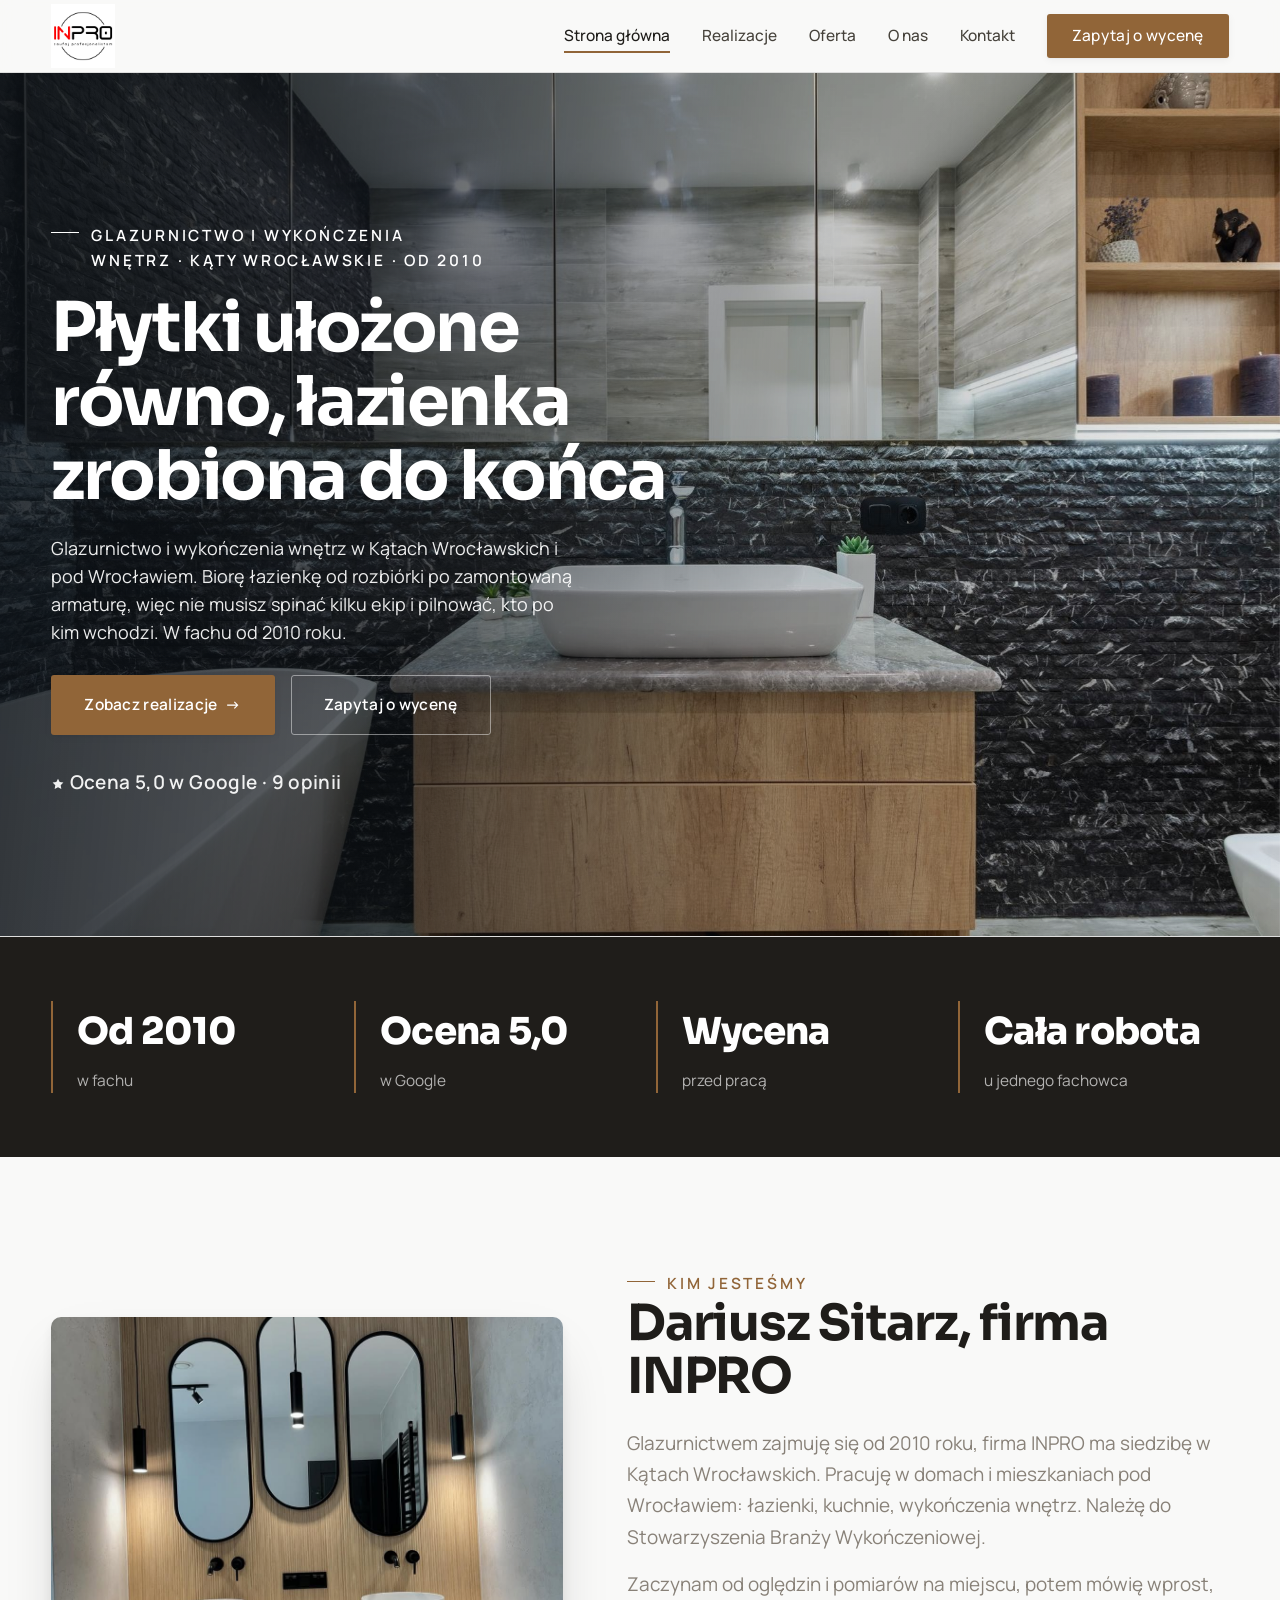
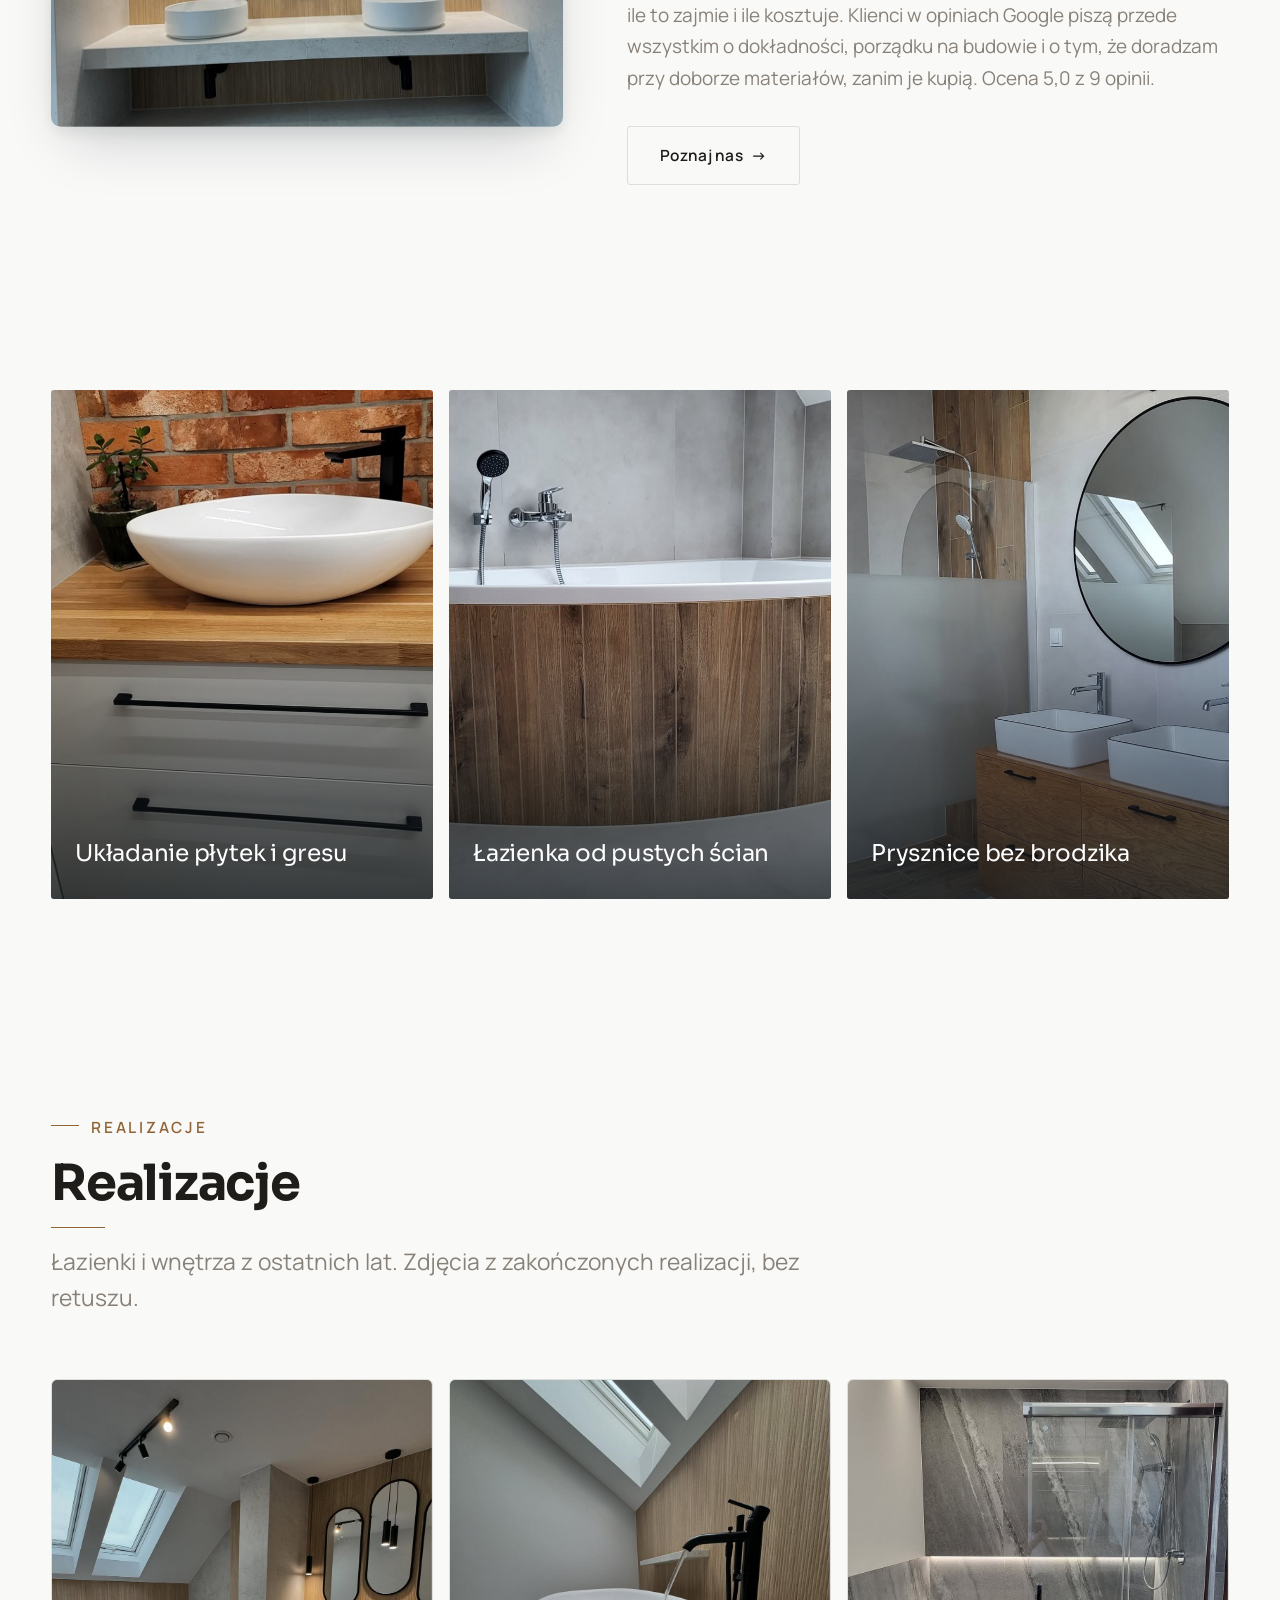
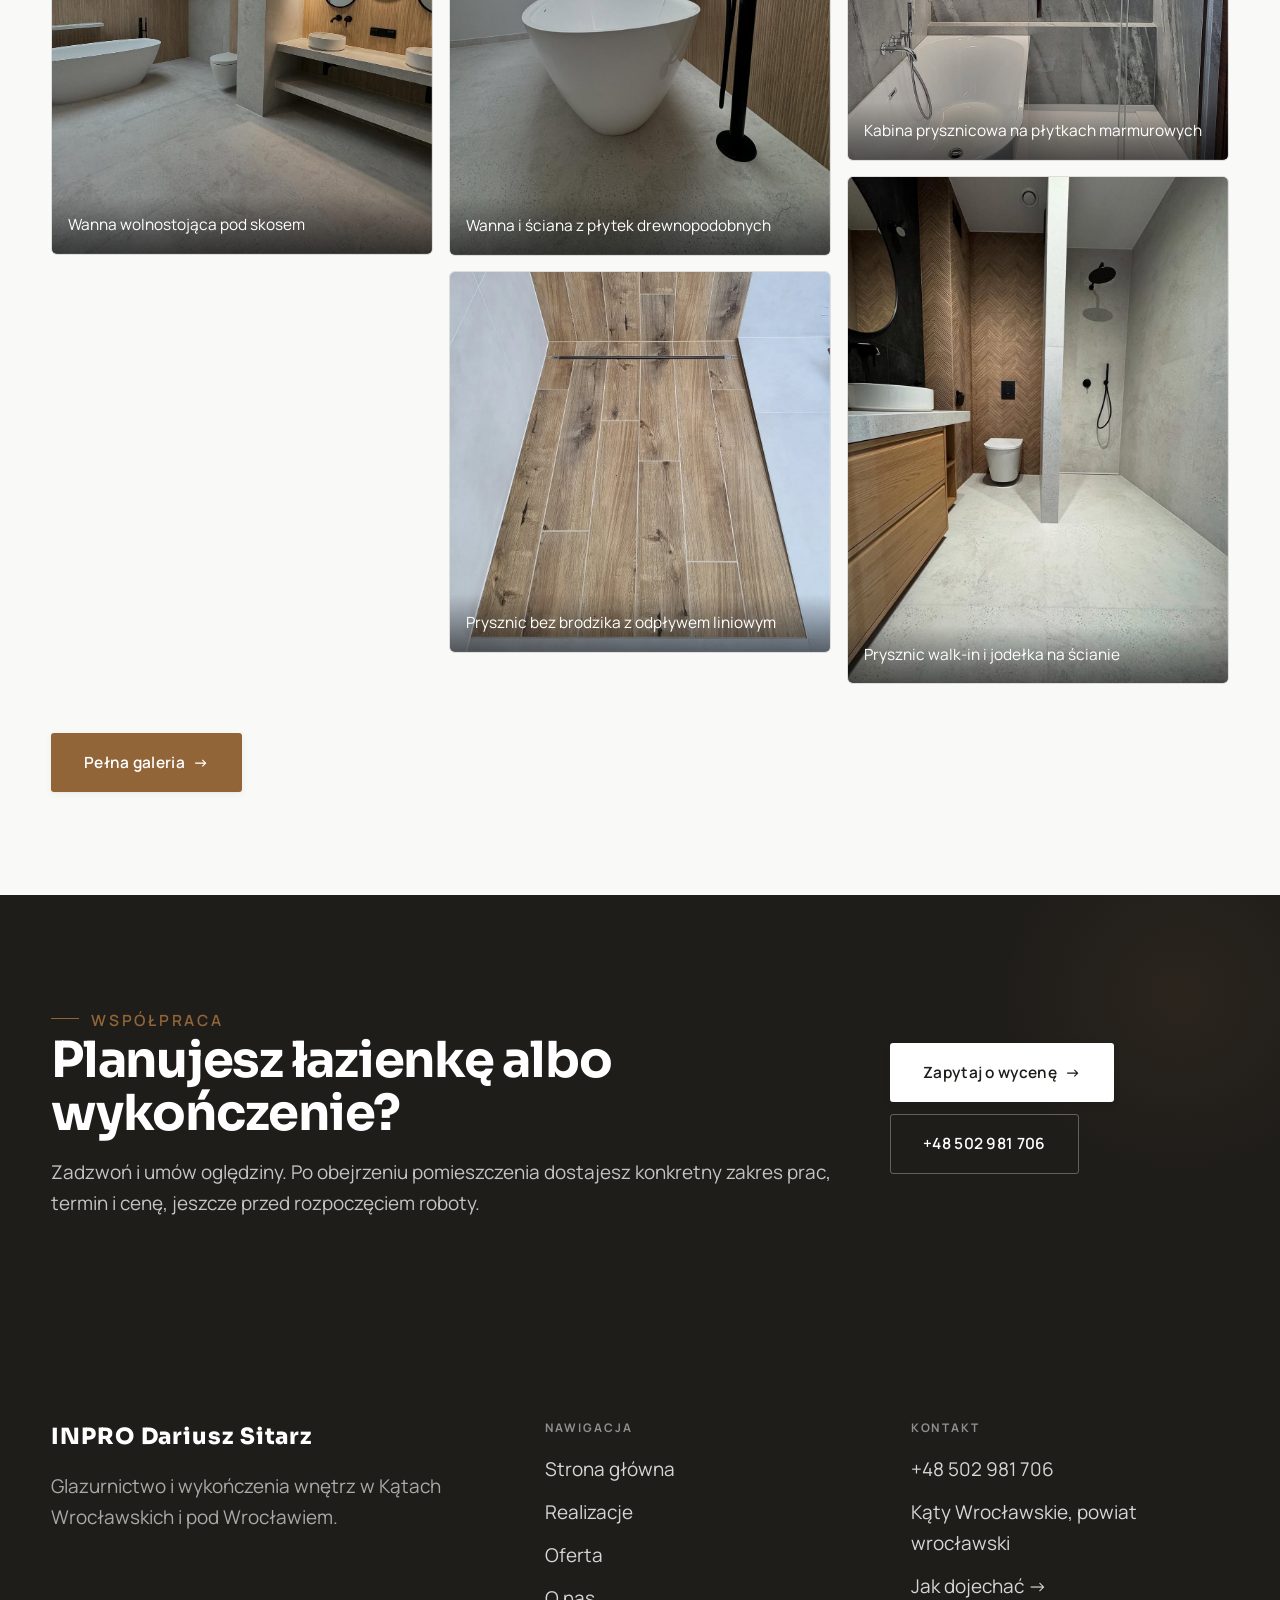
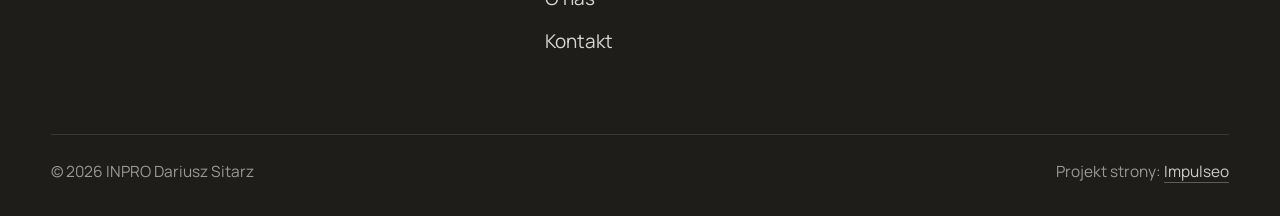
<file: index.html>
<!DOCTYPE html>
<html lang="pl">
<head>
<meta name="robots" content="noindex, nofollow">
<meta charset="UTF-8">
<meta name="viewport" content="width=device-width, initial-scale=1.0">
<title>INPRO Dariusz Sitarz - Glazurnictwo i wykończenia wnętrz · Kąty Wrocławskie</title>
<meta name="description" content="INPRO Dariusz Sitarz - glazurnictwo i wykończenia wnętrz. Łazienki od rozbiórki po zamontowaną armaturę, płytki wielkoformatowe, prysznice bez brodzika. Kąty Wrocławskie, Wrocław i okolice. Ocena 5,0 w Google.">
<link rel="preconnect" href="https://fonts.googleapis.com">
<link rel="preconnect" href="https://fonts.gstatic.com" crossorigin>
<link href="https://fonts.googleapis.com/css2?family=Sora:wght@600;700;800&family=Manrope:wght@400;500;600&display=swap" rel="stylesheet">
<link rel="stylesheet" href="assets/styles.css">
</head>
<body>

<header class="nav">
  <div class="wrap nav-inner">
    <a class="brand brand-has-logo" href="index.html"><img class="brand-logo" src="img/logo.png" alt="INPRO Dariusz Sitarz"></a>
    <nav class="nav-links">
      <a href="index.html" class="active">Strona główna</a>
      <a href="realizacje.html">Realizacje</a>
      <a href="oferta.html">Oferta</a>
      <a href="o-nas.html">O nas</a>
      <a href="kontakt.html">Kontakt</a>
      <a href="kontakt.html" class="btn btn-accent">Zapytaj o wycenę</a>
    </nav>
    <button class="nav-toggle" aria-label="Menu"><span></span><span></span><span></span></button>
  </div>
</header>

<section class="hero-cine">
  <img src="img/hero.jpg" fetchpriority="high" data-rotate="img/g15.jpg|img/g16.jpg" alt="INPRO Dariusz Sitarz - Płytki ułożone równo, łazienka zrobiona do końca">
  <div class="wrap">
    <div class="hero-copy">
      <span class="eyebrow">Glazurnictwo i wykończenia wnętrz · Kąty Wrocławskie · od 2010</span>
      <h1>Płytki ułożone równo, łazienka zrobiona do końca</h1>
      <p class="lead">Glazurnictwo i wykończenia wnętrz w Kątach Wrocławskich i pod Wrocławiem. Biorę łazienkę od rozbiórki po zamontowaną armaturę, więc nie musisz spinać kilku ekip i pilnować, kto po kim wchodzi. W fachu od 2010 roku.</p>
      <div class="hero-actions">
        <a href="realizacje.html" class="btn btn-accent">Zobacz realizacje <span class="arr">→</span></a>
        <a href="kontakt.html" class="btn btn-ghost" style="color:#fff;border-color:rgba(255,255,255,.45)">Zapytaj o wycenę</a>
      </div>
      <div style="margin-top:var(--space-6);color:#fff;font-weight:600;letter-spacing:.02em;opacity:.92"><svg class="ico-star" width="14" height="14" viewBox="0 0 24 24" style="vertical-align:-2px" aria-hidden="true"><path d="M12 2.8l2.85 5.8 6.4.93-4.63 4.5 1.1 6.37L12 17.4l-5.72 3 1.1-6.37-4.63-4.5 6.4-.93L12 2.8Z" fill="currentColor"/></svg> Ocena 5,0 w Google · 9 opinii</div>
    </div>
  </div>
</section>
<section class="strip" style="padding-block:0">
  <div class="wrap">
    <div class="item reveal"><div class="k">Od 2010</div><div class="v">w fachu</div></div>
    <div class="item reveal"><div class="k">Ocena 5,0</div><div class="v">w Google</div></div>
    <div class="item reveal"><div class="k">Wycena</div><div class="v">przed pracą</div></div>
    <div class="item reveal"><div class="k">Cała robota</div><div class="v">u jednego fachowca</div></div>
  </div>
</section>
<section>
  <div class="wrap split">
    <div class="split-art reveal"><img src="img/g1.jpg" alt="INPRO Dariusz Sitarz - realizacja" loading="lazy"></div>
    <div class="split-copy reveal">
      <span class="eyebrow">Kim jesteśmy</span>
      <h2>Dariusz Sitarz, firma INPRO</h2>
      <p class="muted">Glazurnictwem zajmuję się od 2010 roku, firma INPRO ma siedzibę w Kątach Wrocławskich. Pracuję w domach i mieszkaniach pod Wrocławiem: łazienki, kuchnie, wykończenia wnętrz. Należę do Stowarzyszenia Branży Wykończeniowej.</p>
      <p class="muted">Zaczynam od oględzin i pomiarów na miejscu, potem mówię wprost, ile to zajmie i ile kosztuje. Klienci w opiniach Google piszą przede wszystkim o dokładności, porządku na budowie i o tym, że doradzam przy doborze materiałów, zanim je kupią. Ocena 5,0 z 9 opinii.</p>
      <a href="o-nas.html" class="btn btn-ghost">Poznaj nas <span class="arr">→</span></a>
    </div>
  </div>
</section>
<section class="gateways-band">
  <div class="wrap">
    <div class="gateways">
      <a href="oferta.html" class="gateway reveal"><img src="img/g2.jpg" alt="Układanie płytek i gresu" loading="lazy"><span class="g-ttl">Układanie płytek i gresu</span></a>
      <a href="oferta.html" class="gateway reveal"><img src="img/g3.jpg" alt="Łazienka od pustych ścian" loading="lazy"><span class="g-ttl">Łazienka od pustych ścian</span></a>
      <a href="oferta.html" class="gateway reveal"><img src="img/g4.jpg" alt="Prysznice bez brodzika" loading="lazy"><span class="g-ttl">Prysznice bez brodzika</span></a>
    </div>
  </div>
</section>
<section>
  <div class="wrap">
    <div class="head reveal">
      <span class="eyebrow">Realizacje</span>
      <h2>Realizacje</h2>
      <p>Łazienki i wnętrza z ostatnich lat. Zdjęcia z zakończonych realizacji, bez retuszu.</p>
    </div>
    <div class="gallery-masonry">
      <figure class="m-tile reveal"><img src="img/g5.jpg" alt="Wanna wolnostojąca pod skosem" loading="lazy"><div class="cap">Wanna wolnostojąca pod skosem</div></figure>
      <figure class="m-tile reveal"><img src="img/g6.jpg" alt="Wanna i ściana z płytek drewnopodobnych" loading="lazy"><div class="cap">Wanna i ściana z płytek drewnopodobnych</div></figure>
      <figure class="m-tile reveal"><img src="img/g7.jpg" alt="Prysznic bez brodzika z odpływem liniowym" loading="lazy"><div class="cap">Prysznic bez brodzika z odpływem liniowym</div></figure>
      <figure class="m-tile reveal"><img src="img/g8.jpg" alt="Kabina prysznicowa na płytkach marmurowych" loading="lazy"><div class="cap">Kabina prysznicowa na płytkach marmurowych</div></figure>
      <figure class="m-tile reveal"><img src="img/g9.jpg" alt="Prysznic walk-in i jodełka na ścianie" loading="lazy"><div class="cap">Prysznic walk-in i jodełka na ścianie</div></figure>
    </div>
    <div style="margin-top:var(--space-7)" class="reveal"><a href="realizacje.html" class="btn btn-accent">Pełna galeria <span class="arr">→</span></a></div>
  </div>
</section>
<section class="cta">
  <div class="wrap">
    <div class="reveal">
      <span class="eyebrow">Współpraca</span>
      <h2>Planujesz łazienkę albo wykończenie?</h2>
      <p>Zadzwoń i umów oględziny. Po obejrzeniu pomieszczenia dostajesz konkretny zakres prac, termin i cenę, jeszcze przed rozpoczęciem roboty.</p>
    </div>
    <div class="cta-actions reveal">
      <a href="kontakt.html" class="btn btn-light">Zapytaj o wycenę <span class="arr">→</span></a>
      <a href="tel:+48502981706" class="btn btn-ghost" style="color:#fff;border-color:rgba(255,255,255,.3)">+48 502 981 706</a>
    </div>
  </div>
</section>

<footer>
  <div class="wrap">
    <div class="foot-grid">
      <div class="foot-brand">
        <div class="name">INPRO Dariusz Sitarz</div>
        <p>Glazurnictwo i wykończenia wnętrz w Kątach Wrocławskich i pod Wrocławiem.</p>
      </div>
      <div class="foot-col">
        <h4>Nawigacja</h4>
        <a href="index.html">Strona główna</a>
        <a href="realizacje.html">Realizacje</a>
        <a href="oferta.html">Oferta</a>
        <a href="o-nas.html">O nas</a>
        <a href="kontakt.html">Kontakt</a>
      </div>
      <div class="foot-col">
        <h4>Kontakt</h4>
        <a href="tel:+48502981706">+48 502 981 706</a>
        <p>Kąty Wrocławskie, powiat wrocławski</p>
        <a href="https://www.google.com/maps?cid=4124963860310036996" target="_blank" rel="noopener">Jak dojechać →</a>
      </div>
    </div>
    <div class="foot-bot">
      <span>© 2026 INPRO Dariusz Sitarz</span>
      <span>Projekt strony: <a class="foot-credit" href="https://impulseo.pl" target="_blank" rel="noopener">Impulseo</a></span>
    </div>
  </div>
</footer>


<script src="assets/main.js"></script>
</body>
</html>
</file>
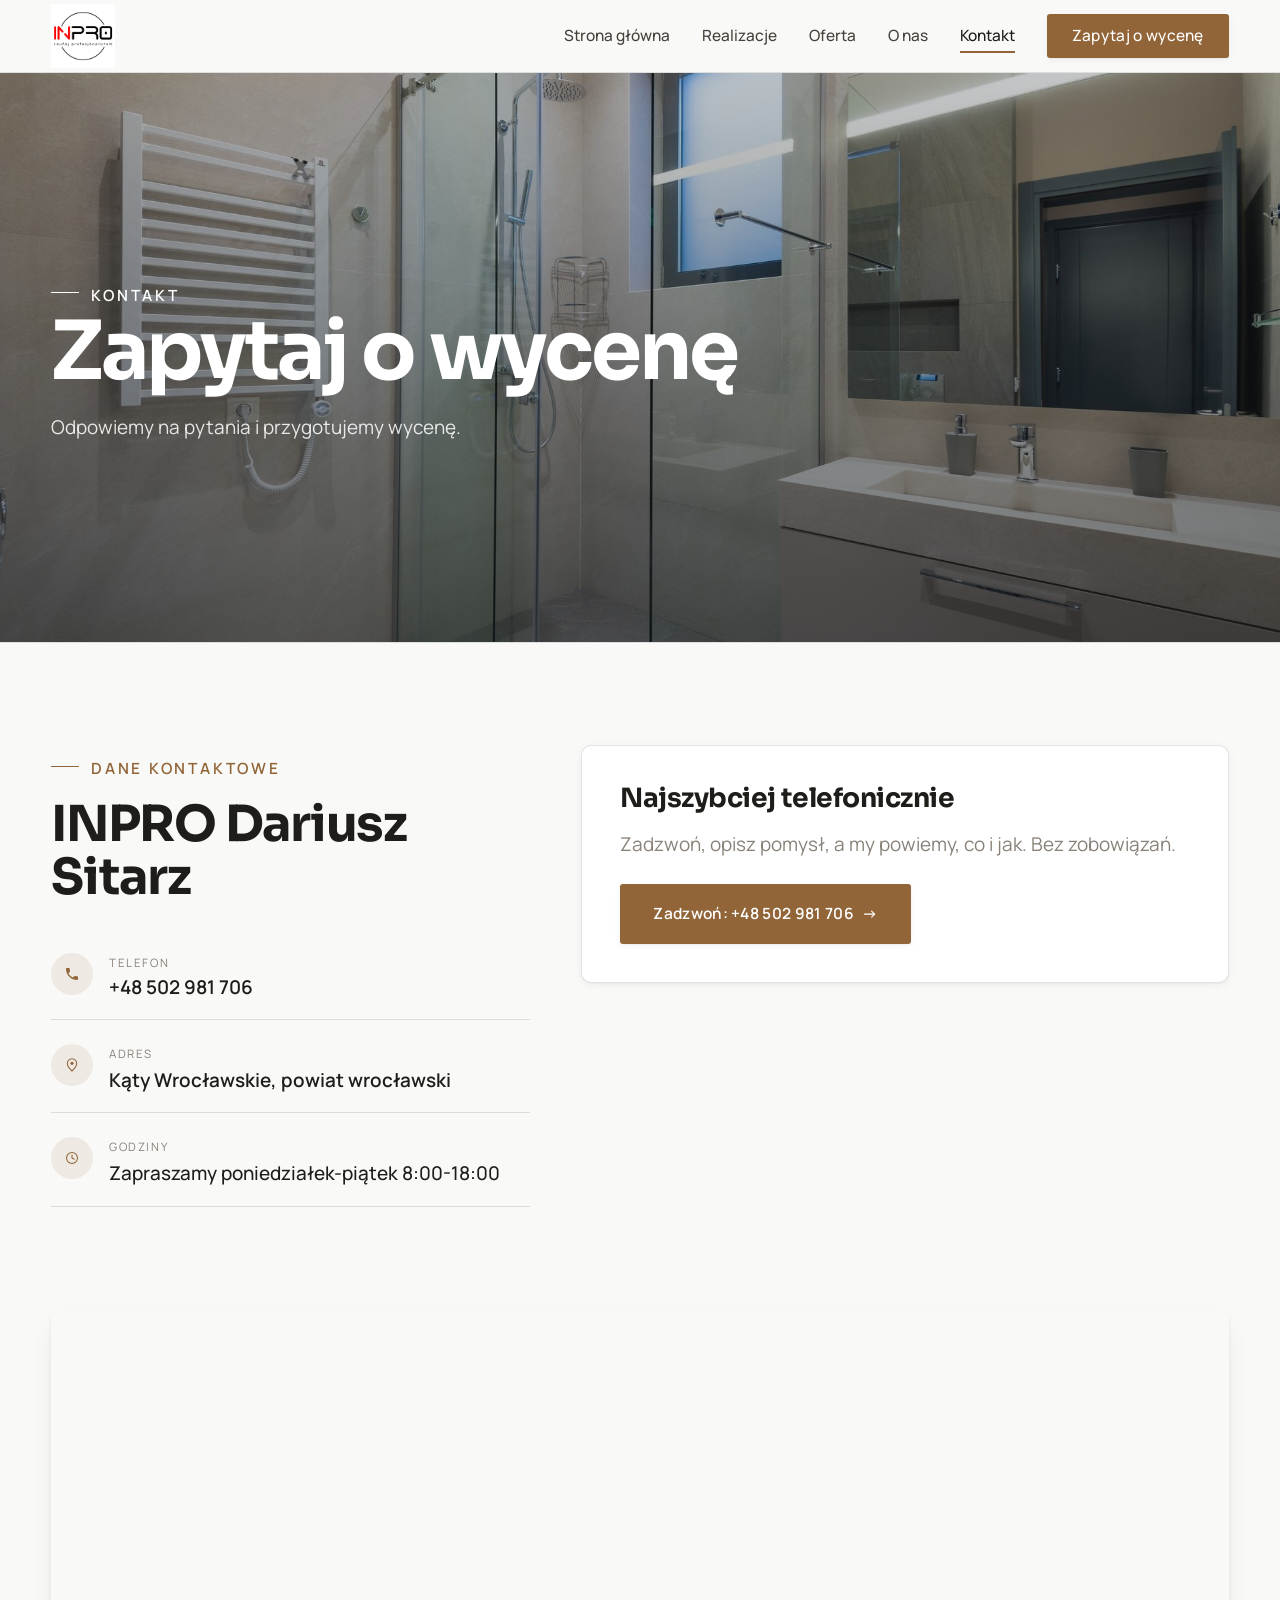
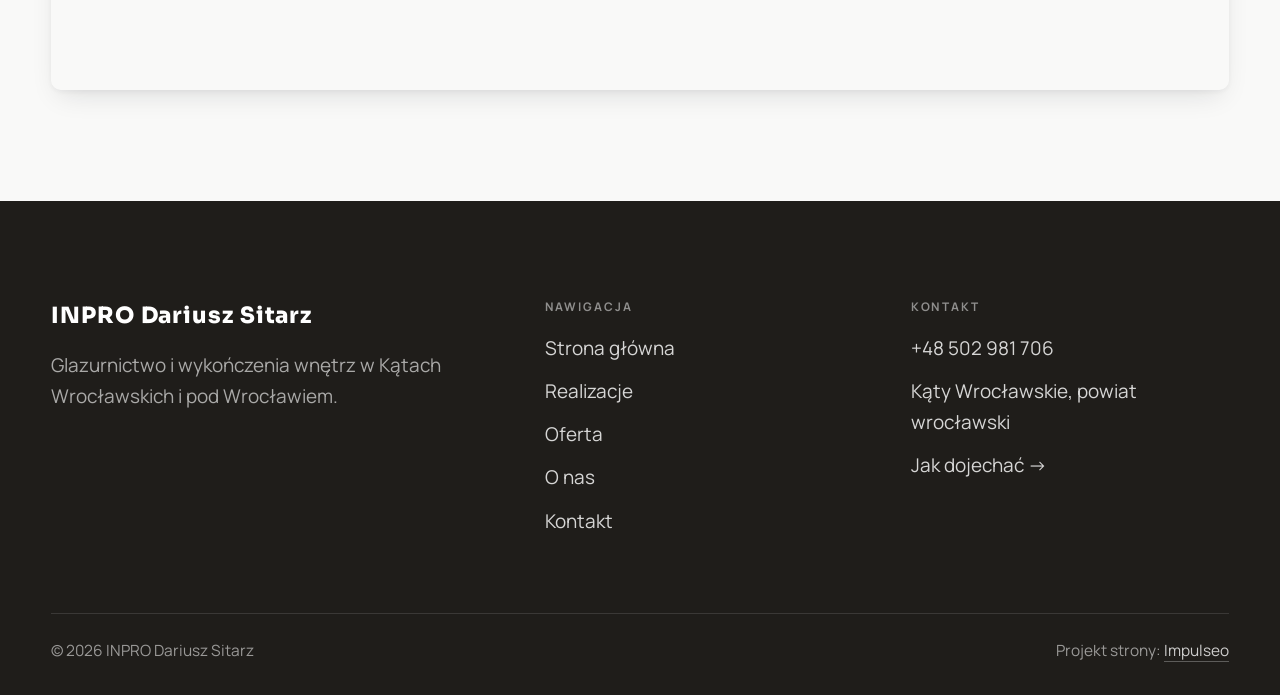
<file: kontakt.html>
<!DOCTYPE html>
<html lang="pl">
<head>
<meta name="robots" content="noindex, nofollow">
<meta charset="UTF-8">
<meta name="viewport" content="width=device-width, initial-scale=1.0">
<title>Kontakt - INPRO Dariusz Sitarz</title>
<meta name="description" content="Kontakt INPRO Dariusz Sitarz - Kąty Wrocławskie, powiat wrocławski">
<link rel="preconnect" href="https://fonts.googleapis.com">
<link rel="preconnect" href="https://fonts.gstatic.com" crossorigin>
<link href="https://fonts.googleapis.com/css2?family=Sora:wght@600;700;800&family=Manrope:wght@400;500;600&display=swap" rel="stylesheet">
<link rel="stylesheet" href="assets/styles.css">
</head>
<body>

<header class="nav">
  <div class="wrap nav-inner">
    <a class="brand brand-has-logo" href="index.html"><img class="brand-logo" src="img/logo.png" alt="INPRO Dariusz Sitarz"></a>
    <nav class="nav-links">
      <a href="index.html">Strona główna</a>
      <a href="realizacje.html">Realizacje</a>
      <a href="oferta.html">Oferta</a>
      <a href="o-nas.html">O nas</a>
      <a href="kontakt.html" class="active">Kontakt</a>
      <a href="kontakt.html" class="btn btn-accent">Zapytaj o wycenę</a>
    </nav>
    <button class="nav-toggle" aria-label="Menu"><span></span><span></span><span></span></button>
  </div>
</header>

<section class="pagehead">
  <img src="img/g15.jpg" alt="INPRO Dariusz Sitarz - Zapytaj o wycenę">
  <div class="wrap">
    <span class="eyebrow">Kontakt</span>
    <h1>Zapytaj o wycenę</h1>
    <p>Odpowiemy na pytania i przygotujemy wycenę.</p>
  </div>
</section>
<section>
  <div class="wrap contact-grid">
    <div class="reveal">
      <span class="eyebrow">Dane kontaktowe</span>
      <h2 style="margin:var(--space-4) 0 var(--space-6)">INPRO Dariusz Sitarz</h2>
      <div class="info-list">
        <div class="info-row"><div class="ic"><svg class="ico-tel" width="16" height="16" viewBox="0 0 24 24" fill="none" aria-hidden="true"><path d="M6.6 10.8a15.5 15.5 0 0 0 6.6 6.6l2.2-2.2a1 1 0 0 1 1-.24 11.4 11.4 0 0 0 3.6.58 1 1 0 0 1 1 1V20a1 1 0 0 1-1 1A17 17 0 0 1 3 4a1 1 0 0 1 1-1h3.5a1 1 0 0 1 1 1c0 1.25.2 2.46.58 3.6a1 1 0 0 1-.25 1l-2.23 2.2Z" fill="currentColor"/></svg></div><div><div class="lbl">Telefon</div><a class="val" href="tel:+48502981706">+48 502 981 706</a></div></div>
        <div class="info-row"><div class="ic"><svg class="ico-pin" width="16" height="16" viewBox="0 0 24 24" fill="none" aria-hidden="true"><path d="M12 21s7-6.1 7-11.5A7 7 0 0 0 5 9.5C5 14.9 12 21 12 21Z" stroke="currentColor" stroke-width="1.6" fill="none"/><circle cx="12" cy="9.5" r="2.4" fill="currentColor"/></svg></div><div><div class="lbl">Adres</div><div class="val">Kąty Wrocławskie, powiat wrocławski</div></div></div>
        <div class="info-row"><div class="ic"><svg class="ico-clock" width="16" height="16" viewBox="0 0 24 24" fill="none" aria-hidden="true"><circle cx="12" cy="12" r="8.2" stroke="currentColor" stroke-width="1.6"/><path d="M12 7.5V12l3.2 1.9" stroke="currentColor" stroke-width="1.6" stroke-linecap="round"/></svg></div><div><div class="lbl">Godziny</div><div class="val" style="font-weight:500">Zapraszamy poniedziałek-piątek 8:00-18:00</div></div></div>
      </div>
    </div>
    <div class="reveal">
      <div class="form">
        <h3 style="margin-bottom:var(--space-4)">Najszybciej telefonicznie</h3>
        <p class="muted" style="margin-bottom:var(--space-5)">Zadzwoń, opisz pomysł, a my powiemy, co i jak. Bez zobowiązań.</p>
        <a href="tel:+48502981706" class="btn btn-accent" style="justify-content:center">Zadzwoń: +48 502 981 706 <span class="arr">→</span></a>
      </div>
    </div>
  </div>
</section>
<section style="padding-top:0">
  <div class="wrap reveal">
    <iframe class="map" title="INPRO Dariusz Sitarz - Kąty Wrocławskie" src="https://maps.google.com/maps?q=51.0303%2C16.7714&z=15&output=embed" loading="lazy" referrerpolicy="no-referrer-when-downgrade"></iframe>
  </div>
</section>

<footer>
  <div class="wrap">
    <div class="foot-grid">
      <div class="foot-brand">
        <div class="name">INPRO Dariusz Sitarz</div>
        <p>Glazurnictwo i wykończenia wnętrz w Kątach Wrocławskich i pod Wrocławiem.</p>
      </div>
      <div class="foot-col">
        <h4>Nawigacja</h4>
        <a href="index.html">Strona główna</a>
        <a href="realizacje.html">Realizacje</a>
        <a href="oferta.html">Oferta</a>
        <a href="o-nas.html">O nas</a>
        <a href="kontakt.html">Kontakt</a>
      </div>
      <div class="foot-col">
        <h4>Kontakt</h4>
        <a href="tel:+48502981706">+48 502 981 706</a>
        <p>Kąty Wrocławskie, powiat wrocławski</p>
        <a href="https://www.google.com/maps?cid=4124963860310036996" target="_blank" rel="noopener">Jak dojechać →</a>
      </div>
    </div>
    <div class="foot-bot">
      <span>© 2026 INPRO Dariusz Sitarz</span>
      <span>Projekt strony: <a class="foot-credit" href="https://impulseo.pl" target="_blank" rel="noopener">Impulseo</a></span>
    </div>
  </div>
</footer>


<script src="assets/main.js"></script>
</body>
</html>
</file>
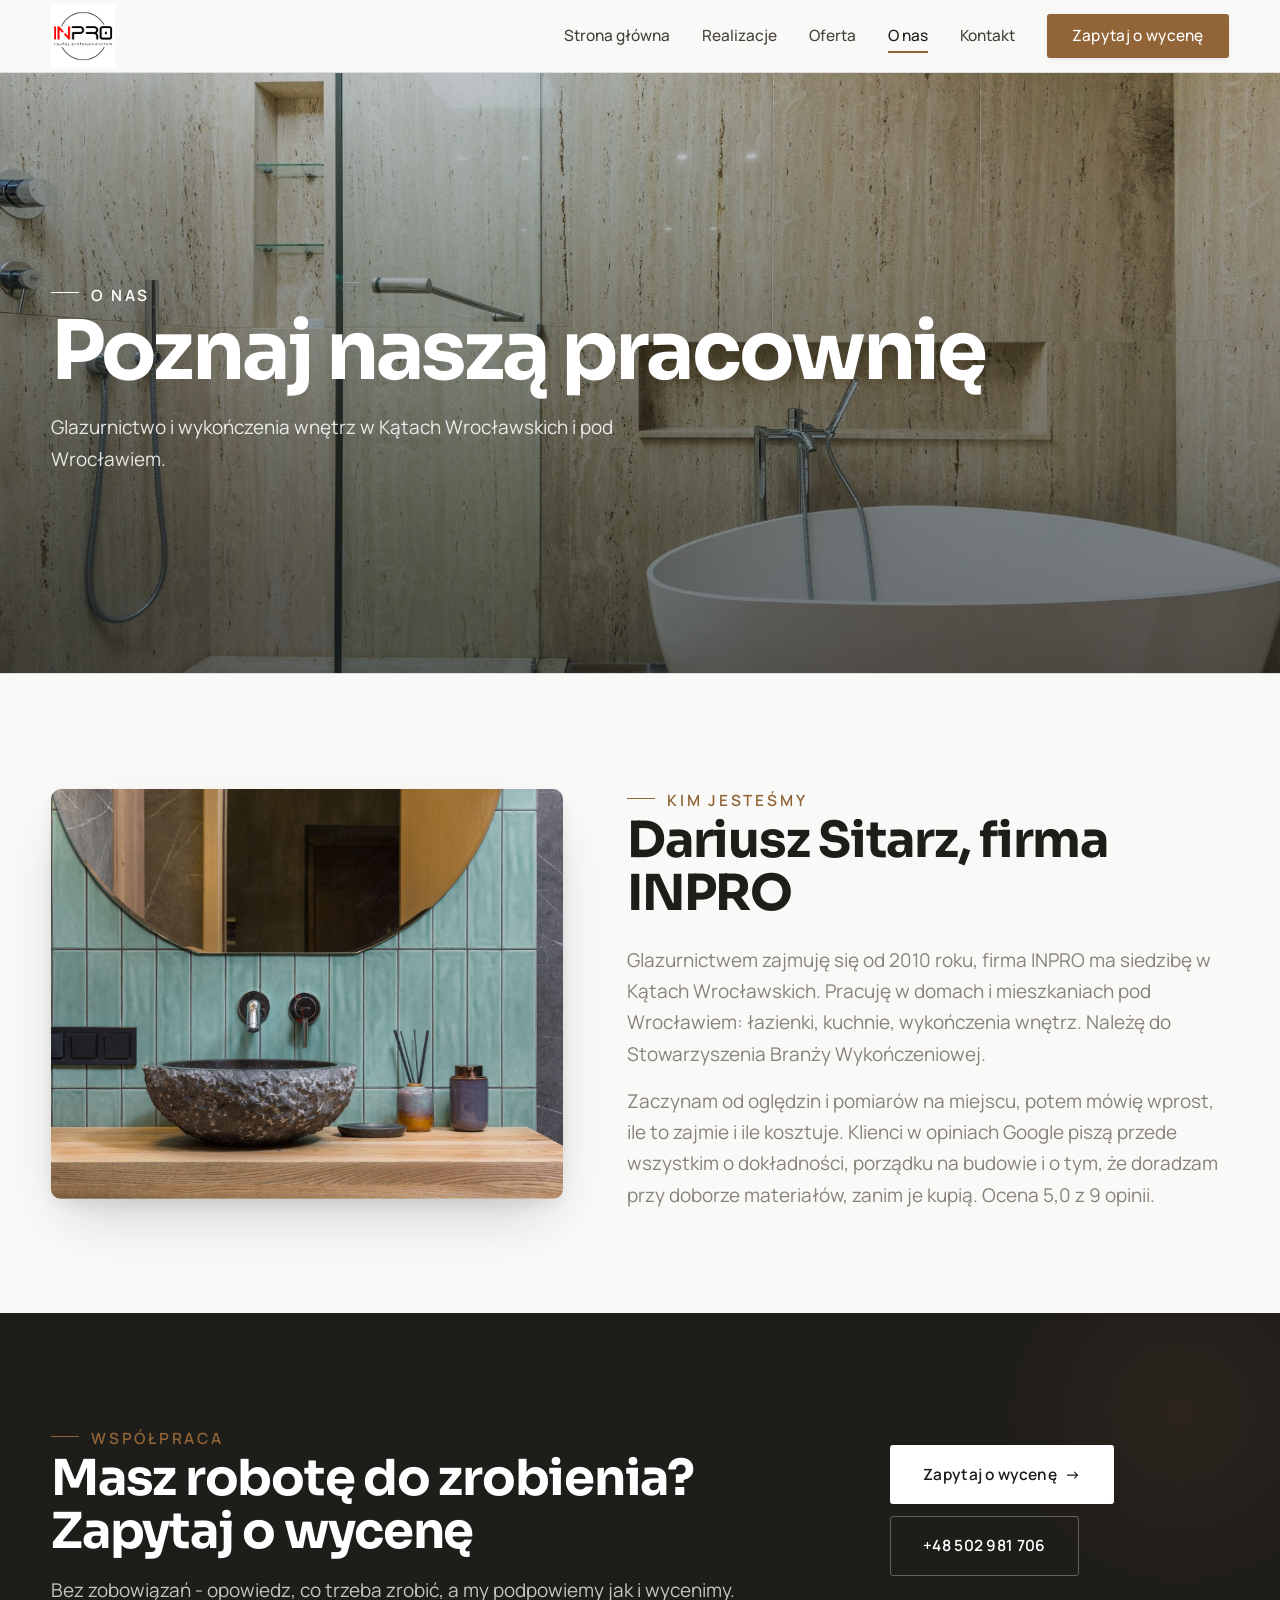
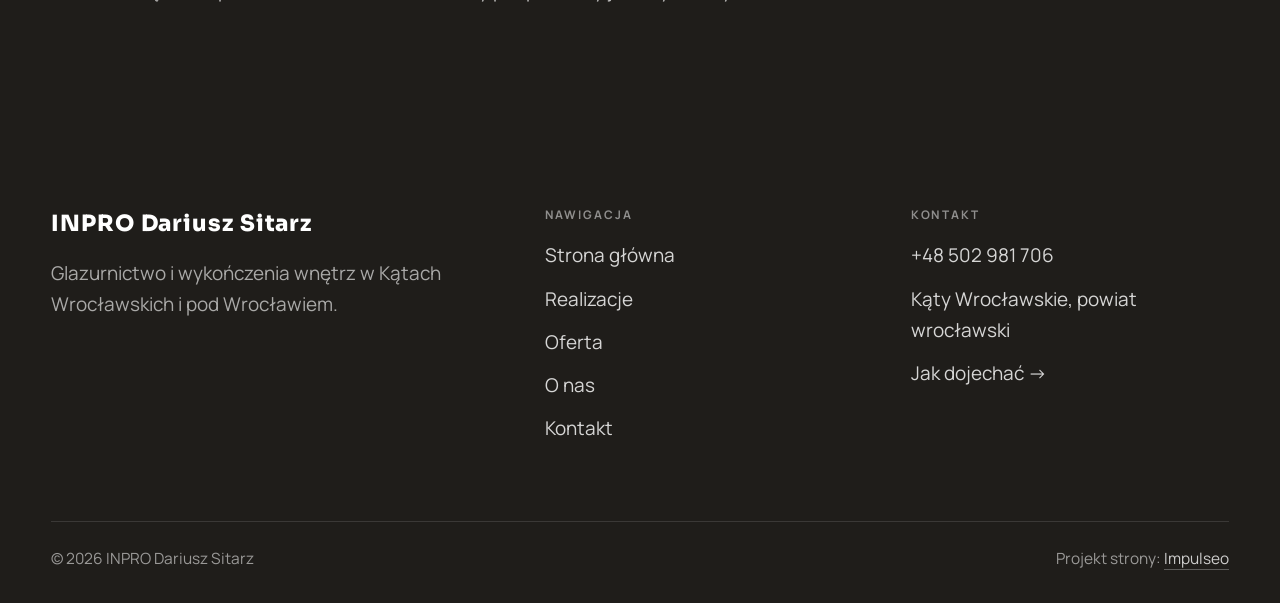
<file: o-nas.html>
<!DOCTYPE html>
<html lang="pl">
<head>
<meta name="robots" content="noindex, nofollow">
<meta charset="UTF-8">
<meta name="viewport" content="width=device-width, initial-scale=1.0">
<title>O nas - INPRO Dariusz Sitarz</title>
<meta name="description" content="INPRO Dariusz Sitarz - glazurnictwo i wykończenia wnętrz. Łazienki od rozbiórki po zamontowaną armaturę, płytki wielkoformatowe, prysznice bez brodzika. Kąty Wrocławskie, Wrocław i okolice. Ocena 5,0 w Google.">
<link rel="preconnect" href="https://fonts.googleapis.com">
<link rel="preconnect" href="https://fonts.gstatic.com" crossorigin>
<link href="https://fonts.googleapis.com/css2?family=Sora:wght@600;700;800&family=Manrope:wght@400;500;600&display=swap" rel="stylesheet">
<link rel="stylesheet" href="assets/styles.css">
</head>
<body>

<header class="nav">
  <div class="wrap nav-inner">
    <a class="brand brand-has-logo" href="index.html"><img class="brand-logo" src="img/logo.png" alt="INPRO Dariusz Sitarz"></a>
    <nav class="nav-links">
      <a href="index.html">Strona główna</a>
      <a href="realizacje.html">Realizacje</a>
      <a href="oferta.html">Oferta</a>
      <a href="o-nas.html" class="active">O nas</a>
      <a href="kontakt.html">Kontakt</a>
      <a href="kontakt.html" class="btn btn-accent">Zapytaj o wycenę</a>
    </nav>
    <button class="nav-toggle" aria-label="Menu"><span></span><span></span><span></span></button>
  </div>
</header>

<section class="pagehead">
  <img src="img/g14.jpg" alt="INPRO Dariusz Sitarz - Poznaj naszą pracownię">
  <div class="wrap">
    <span class="eyebrow">O nas</span>
    <h1>Poznaj naszą pracownię</h1>
    <p>Glazurnictwo i wykończenia wnętrz w Kątach Wrocławskich i pod Wrocławiem.</p>
  </div>
</section>
<section>
  <div class="wrap split">
    <div class="split-art reveal"><img src="img/g11.jpg" alt="INPRO Dariusz Sitarz" loading="lazy"></div>
    <div class="split-copy reveal">
      <span class="eyebrow">Kim jesteśmy</span>
      <h2>Dariusz Sitarz, firma INPRO</h2>
      <p class="muted">Glazurnictwem zajmuję się od 2010 roku, firma INPRO ma siedzibę w Kątach Wrocławskich. Pracuję w domach i mieszkaniach pod Wrocławiem: łazienki, kuchnie, wykończenia wnętrz. Należę do Stowarzyszenia Branży Wykończeniowej.</p>
      <p class="muted">Zaczynam od oględzin i pomiarów na miejscu, potem mówię wprost, ile to zajmie i ile kosztuje. Klienci w opiniach Google piszą przede wszystkim o dokładności, porządku na budowie i o tym, że doradzam przy doborze materiałów, zanim je kupią. Ocena 5,0 z 9 opinii.</p>
    </div>
  </div>
</section>


<section class="cta">
  <div class="wrap">
    <div class="reveal">
      <span class="eyebrow">Współpraca</span>
      <h2>Masz robotę do zrobienia? Zapytaj o wycenę</h2>
      <p>Bez zobowiązań - opowiedz, co trzeba zrobić, a my podpowiemy jak i wycenimy.</p>
    </div>
    <div class="cta-actions reveal">
      <a href="kontakt.html" class="btn btn-light">Zapytaj o wycenę <span class="arr">→</span></a>
      <a href="tel:+48502981706" class="btn btn-ghost" style="color:#fff;border-color:rgba(255,255,255,.3)">+48 502 981 706</a>
    </div>
  </div>
</section>

<footer>
  <div class="wrap">
    <div class="foot-grid">
      <div class="foot-brand">
        <div class="name">INPRO Dariusz Sitarz</div>
        <p>Glazurnictwo i wykończenia wnętrz w Kątach Wrocławskich i pod Wrocławiem.</p>
      </div>
      <div class="foot-col">
        <h4>Nawigacja</h4>
        <a href="index.html">Strona główna</a>
        <a href="realizacje.html">Realizacje</a>
        <a href="oferta.html">Oferta</a>
        <a href="o-nas.html">O nas</a>
        <a href="kontakt.html">Kontakt</a>
      </div>
      <div class="foot-col">
        <h4>Kontakt</h4>
        <a href="tel:+48502981706">+48 502 981 706</a>
        <p>Kąty Wrocławskie, powiat wrocławski</p>
        <a href="https://www.google.com/maps?cid=4124963860310036996" target="_blank" rel="noopener">Jak dojechać →</a>
      </div>
    </div>
    <div class="foot-bot">
      <span>© 2026 INPRO Dariusz Sitarz</span>
      <span>Projekt strony: <a class="foot-credit" href="https://impulseo.pl" target="_blank" rel="noopener">Impulseo</a></span>
    </div>
  </div>
</footer>


<script src="assets/main.js"></script>
</body>
</html>
</file>
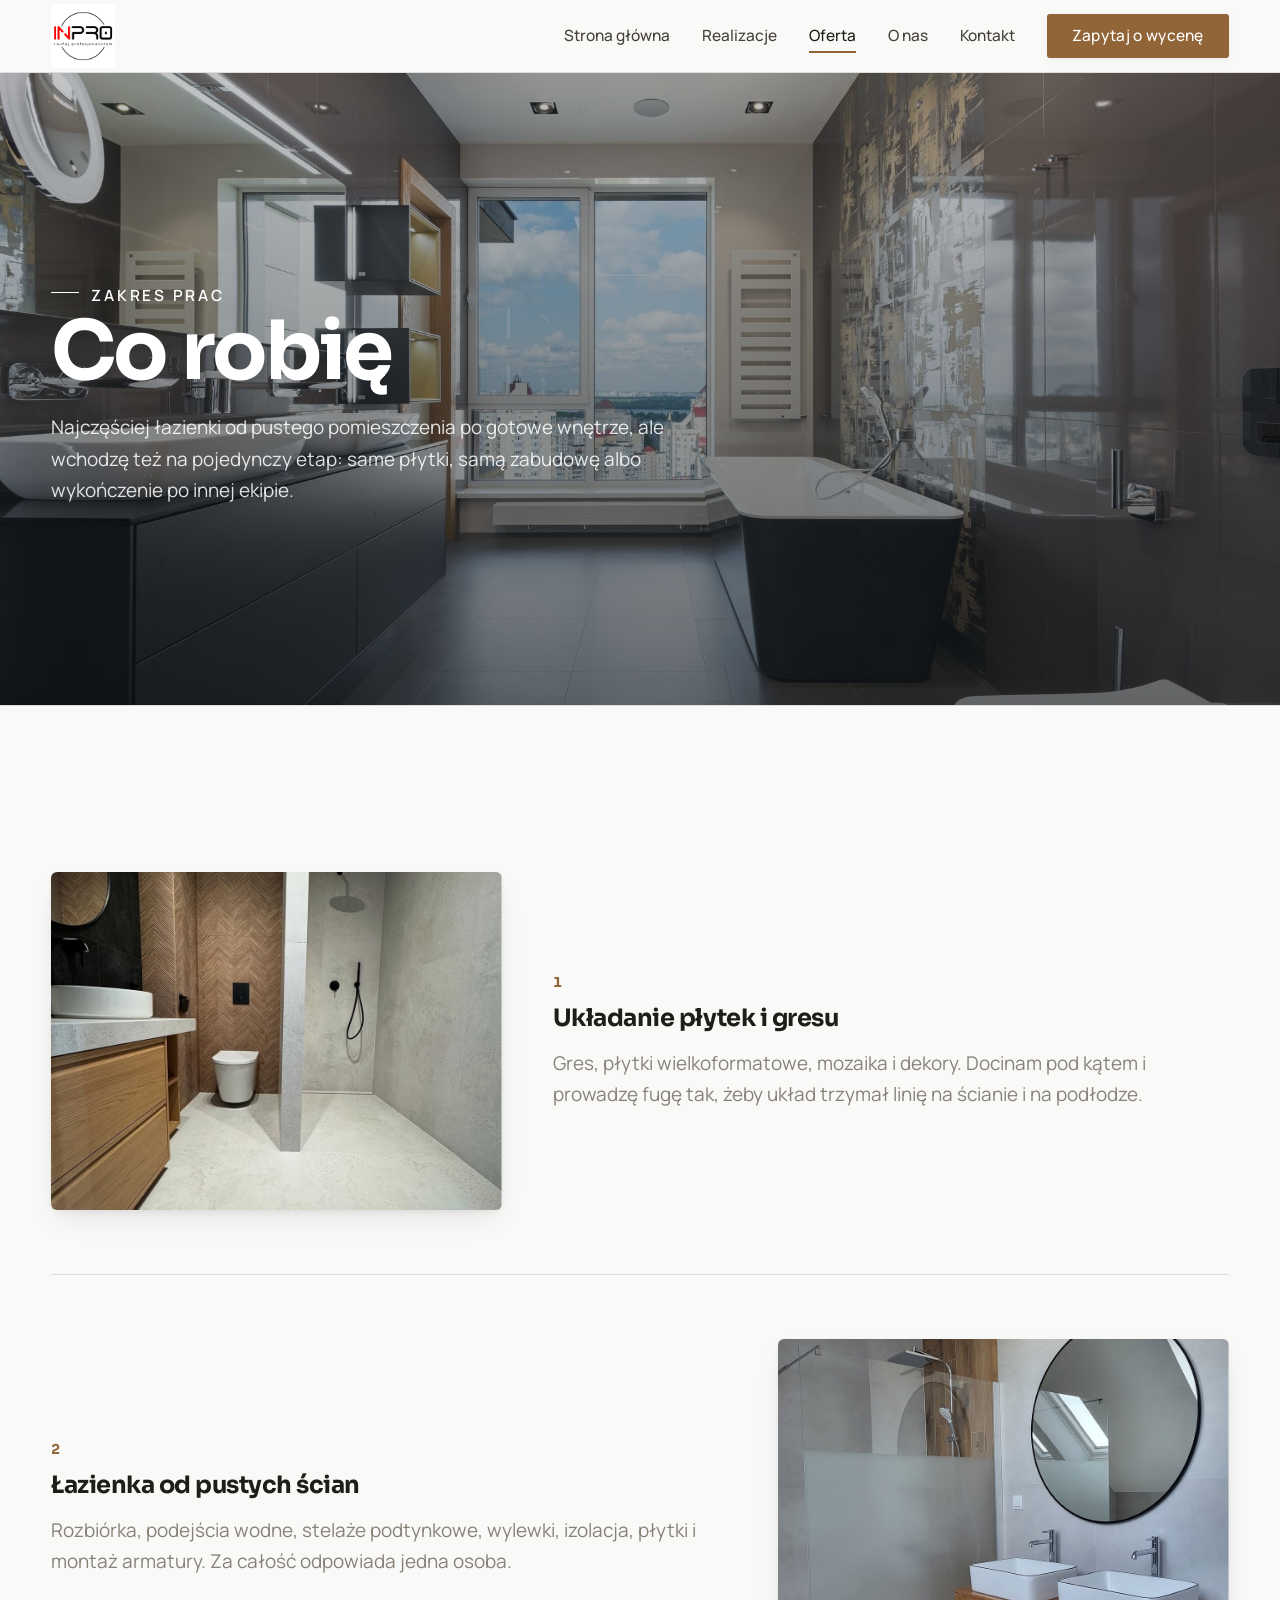
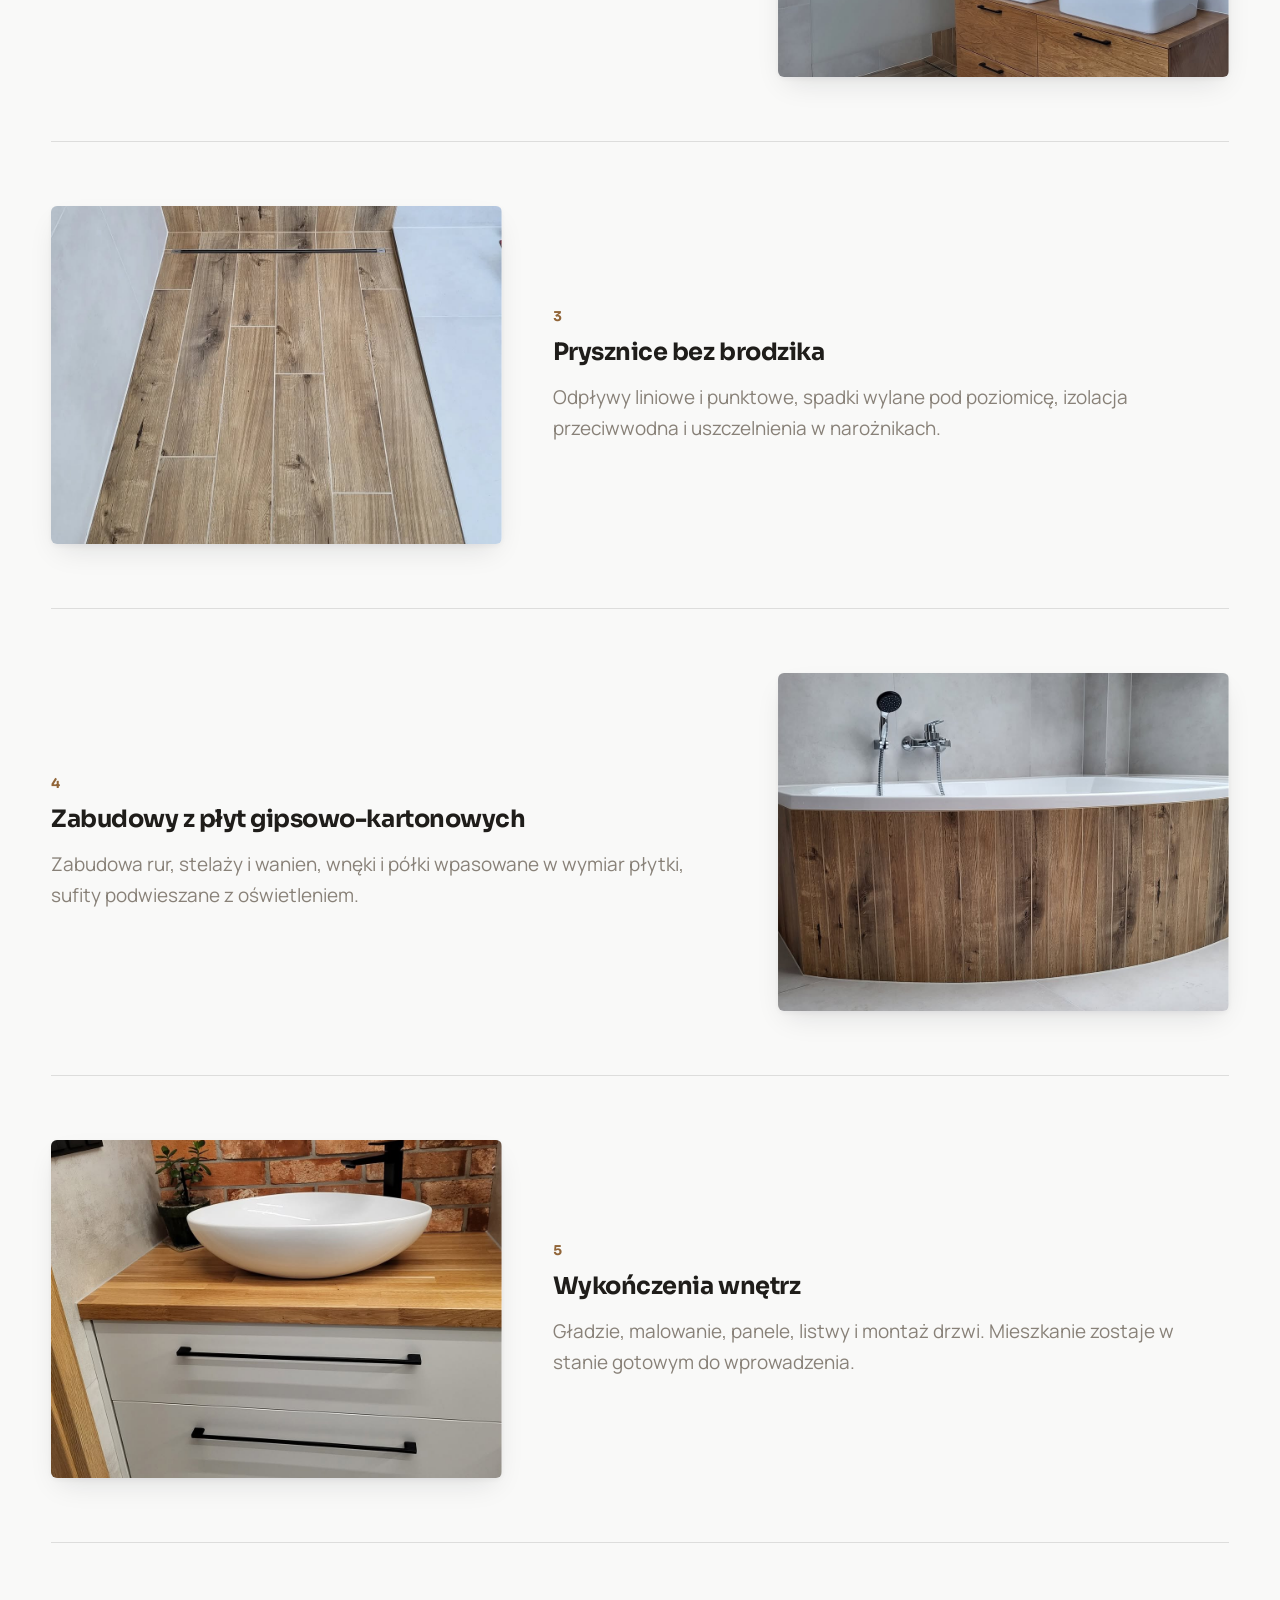
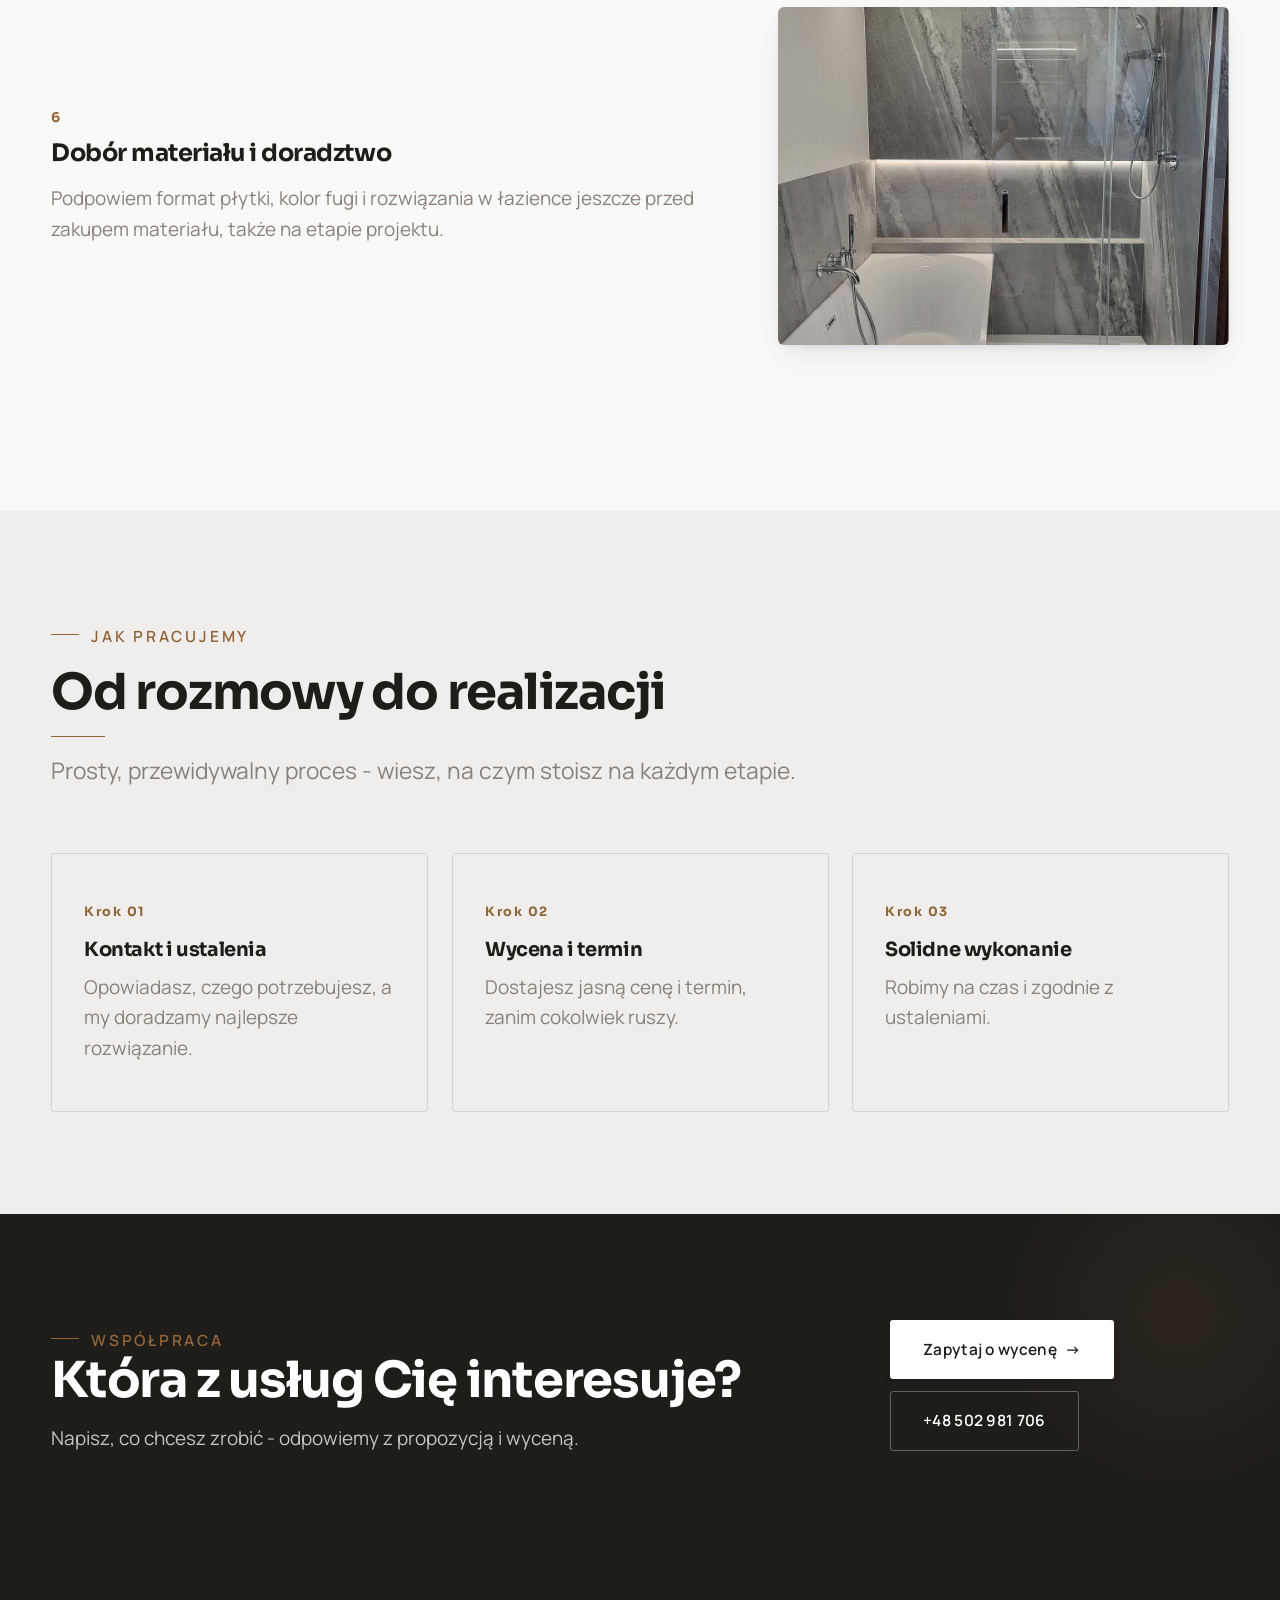
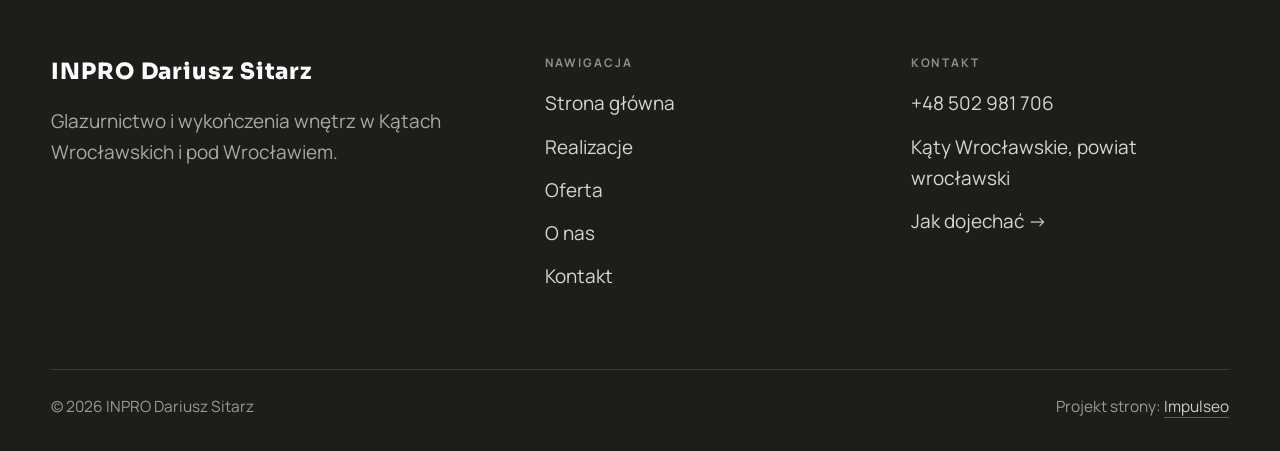
<file: oferta.html>
<!DOCTYPE html>
<html lang="pl">
<head>
<meta name="robots" content="noindex, nofollow">
<meta charset="UTF-8">
<meta name="viewport" content="width=device-width, initial-scale=1.0">
<title>Oferta - INPRO Dariusz Sitarz</title>
<meta name="description" content="INPRO Dariusz Sitarz - glazurnictwo i wykończenia wnętrz. Łazienki od rozbiórki po zamontowaną armaturę, płytki wielkoformatowe, prysznice bez brodzika. Kąty Wrocławskie, Wrocław i okolice. Ocena 5,0 w Google.">
<link rel="preconnect" href="https://fonts.googleapis.com">
<link rel="preconnect" href="https://fonts.gstatic.com" crossorigin>
<link href="https://fonts.googleapis.com/css2?family=Sora:wght@600;700;800&family=Manrope:wght@400;500;600&display=swap" rel="stylesheet">
<link rel="stylesheet" href="assets/styles.css">
</head>
<body>

<header class="nav">
  <div class="wrap nav-inner">
    <a class="brand brand-has-logo" href="index.html"><img class="brand-logo" src="img/logo.png" alt="INPRO Dariusz Sitarz"></a>
    <nav class="nav-links">
      <a href="index.html">Strona główna</a>
      <a href="realizacje.html">Realizacje</a>
      <a href="oferta.html" class="active">Oferta</a>
      <a href="o-nas.html">O nas</a>
      <a href="kontakt.html">Kontakt</a>
      <a href="kontakt.html" class="btn btn-accent">Zapytaj o wycenę</a>
    </nav>
    <button class="nav-toggle" aria-label="Menu"><span></span><span></span><span></span></button>
  </div>
</header>

<section class="pagehead">
  <img src="img/g10.jpg" alt="INPRO Dariusz Sitarz - Co robię">
  <div class="wrap">
    <span class="eyebrow">Zakres prac</span>
    <h1>Co robię</h1>
    <p>Najczęściej łazienki od pustego pomieszczenia po gotowe wnętrze, ale wchodzę też na pojedynczy etap: same płytki, samą zabudowę albo wykończenie po innej ekipie.</p>
  </div>
</section>
<section>
  <div class="wrap">
    <div class="svc-row reveal">
      <div class="svc-row-art"><img src="img/g9.jpg" alt="Układanie płytek i gresu" loading="lazy"></div>
      <div>
        <span class="num">01</span>
        <h3>Układanie płytek i gresu</h3>
        <p class="muted">Gres, płytki wielkoformatowe, mozaika i dekory. Docinam pod kątem i prowadzę fugę tak, żeby układ trzymał linię na ścianie i na podłodze.</p>
      </div>
    </div>
    <div class="svc-row rev reveal">
      <div class="svc-row-art"><img src="img/g4.jpg" alt="Łazienka od pustych ścian" loading="lazy"></div>
      <div>
        <span class="num">02</span>
        <h3>Łazienka od pustych ścian</h3>
        <p class="muted">Rozbiórka, podejścia wodne, stelaże podtynkowe, wylewki, izolacja, płytki i montaż armatury. Za całość odpowiada jedna osoba.</p>
      </div>
    </div>
    <div class="svc-row reveal">
      <div class="svc-row-art"><img src="img/g7.jpg" alt="Prysznice bez brodzika" loading="lazy"></div>
      <div>
        <span class="num">03</span>
        <h3>Prysznice bez brodzika</h3>
        <p class="muted">Odpływy liniowe i punktowe, spadki wylane pod poziomicę, izolacja przeciwwodna i uszczelnienia w narożnikach.</p>
      </div>
    </div>
    <div class="svc-row rev reveal">
      <div class="svc-row-art"><img src="img/g3.jpg" alt="Zabudowy z płyt gipsowo-kartonowych" loading="lazy"></div>
      <div>
        <span class="num">04</span>
        <h3>Zabudowy z płyt gipsowo-kartonowych</h3>
        <p class="muted">Zabudowa rur, stelaży i wanien, wnęki i półki wpasowane w wymiar płytki, sufity podwieszane z oświetleniem.</p>
      </div>
    </div>
    <div class="svc-row reveal">
      <div class="svc-row-art"><img src="img/g2.jpg" alt="Wykończenia wnętrz" loading="lazy"></div>
      <div>
        <span class="num">05</span>
        <h3>Wykończenia wnętrz</h3>
        <p class="muted">Gładzie, malowanie, panele, listwy i montaż drzwi. Mieszkanie zostaje w stanie gotowym do wprowadzenia.</p>
      </div>
    </div>
    <div class="svc-row rev reveal">
      <div class="svc-row-art"><img src="img/g8.jpg" alt="Dobór materiału i doradztwo" loading="lazy"></div>
      <div>
        <span class="num">06</span>
        <h3>Dobór materiału i doradztwo</h3>
        <p class="muted">Podpowiem format płytki, kolor fugi i rozwiązania w łazience jeszcze przed zakupem materiału, także na etapie projektu.</p>
      </div>
    </div>
  </div>
</section>
<section class="trust">
  <div class="wrap">
    <div class="head reveal">
      <span class="eyebrow">Jak pracujemy</span>
      <h2>Od rozmowy do realizacji</h2>
      <p>Prosty, przewidywalny proces - wiesz, na czym stoisz na każdym etapie.</p>
    </div>
    <div class="svc-grid">
      <div class="svc reveal"><div class="ic">Krok 01</div><h3>Kontakt i ustalenia</h3><p>Opowiadasz, czego potrzebujesz, a my doradzamy najlepsze rozwiązanie.</p></div>
      <div class="svc reveal"><div class="ic">Krok 02</div><h3>Wycena i termin</h3><p>Dostajesz jasną cenę i termin, zanim cokolwiek ruszy.</p></div>
      <div class="svc reveal"><div class="ic">Krok 03</div><h3>Solidne wykonanie</h3><p>Robimy na czas i zgodnie z ustaleniami.</p></div>
    </div>
  </div>
</section>
<section class="cta">
  <div class="wrap">
    <div class="reveal">
      <span class="eyebrow">Współpraca</span>
      <h2>Która z usług Cię interesuje?</h2>
      <p>Napisz, co chcesz zrobić - odpowiemy z propozycją i wyceną.</p>
    </div>
    <div class="cta-actions reveal">
      <a href="kontakt.html" class="btn btn-light">Zapytaj o wycenę <span class="arr">→</span></a>
      <a href="tel:+48502981706" class="btn btn-ghost" style="color:#fff;border-color:rgba(255,255,255,.3)">+48 502 981 706</a>
    </div>
  </div>
</section>

<footer>
  <div class="wrap">
    <div class="foot-grid">
      <div class="foot-brand">
        <div class="name">INPRO Dariusz Sitarz</div>
        <p>Glazurnictwo i wykończenia wnętrz w Kątach Wrocławskich i pod Wrocławiem.</p>
      </div>
      <div class="foot-col">
        <h4>Nawigacja</h4>
        <a href="index.html">Strona główna</a>
        <a href="realizacje.html">Realizacje</a>
        <a href="oferta.html">Oferta</a>
        <a href="o-nas.html">O nas</a>
        <a href="kontakt.html">Kontakt</a>
      </div>
      <div class="foot-col">
        <h4>Kontakt</h4>
        <a href="tel:+48502981706">+48 502 981 706</a>
        <p>Kąty Wrocławskie, powiat wrocławski</p>
        <a href="https://www.google.com/maps?cid=4124963860310036996" target="_blank" rel="noopener">Jak dojechać →</a>
      </div>
    </div>
    <div class="foot-bot">
      <span>© 2026 INPRO Dariusz Sitarz</span>
      <span>Projekt strony: <a class="foot-credit" href="https://impulseo.pl" target="_blank" rel="noopener">Impulseo</a></span>
    </div>
  </div>
</footer>


<script src="assets/main.js"></script>
</body>
</html>
</file>
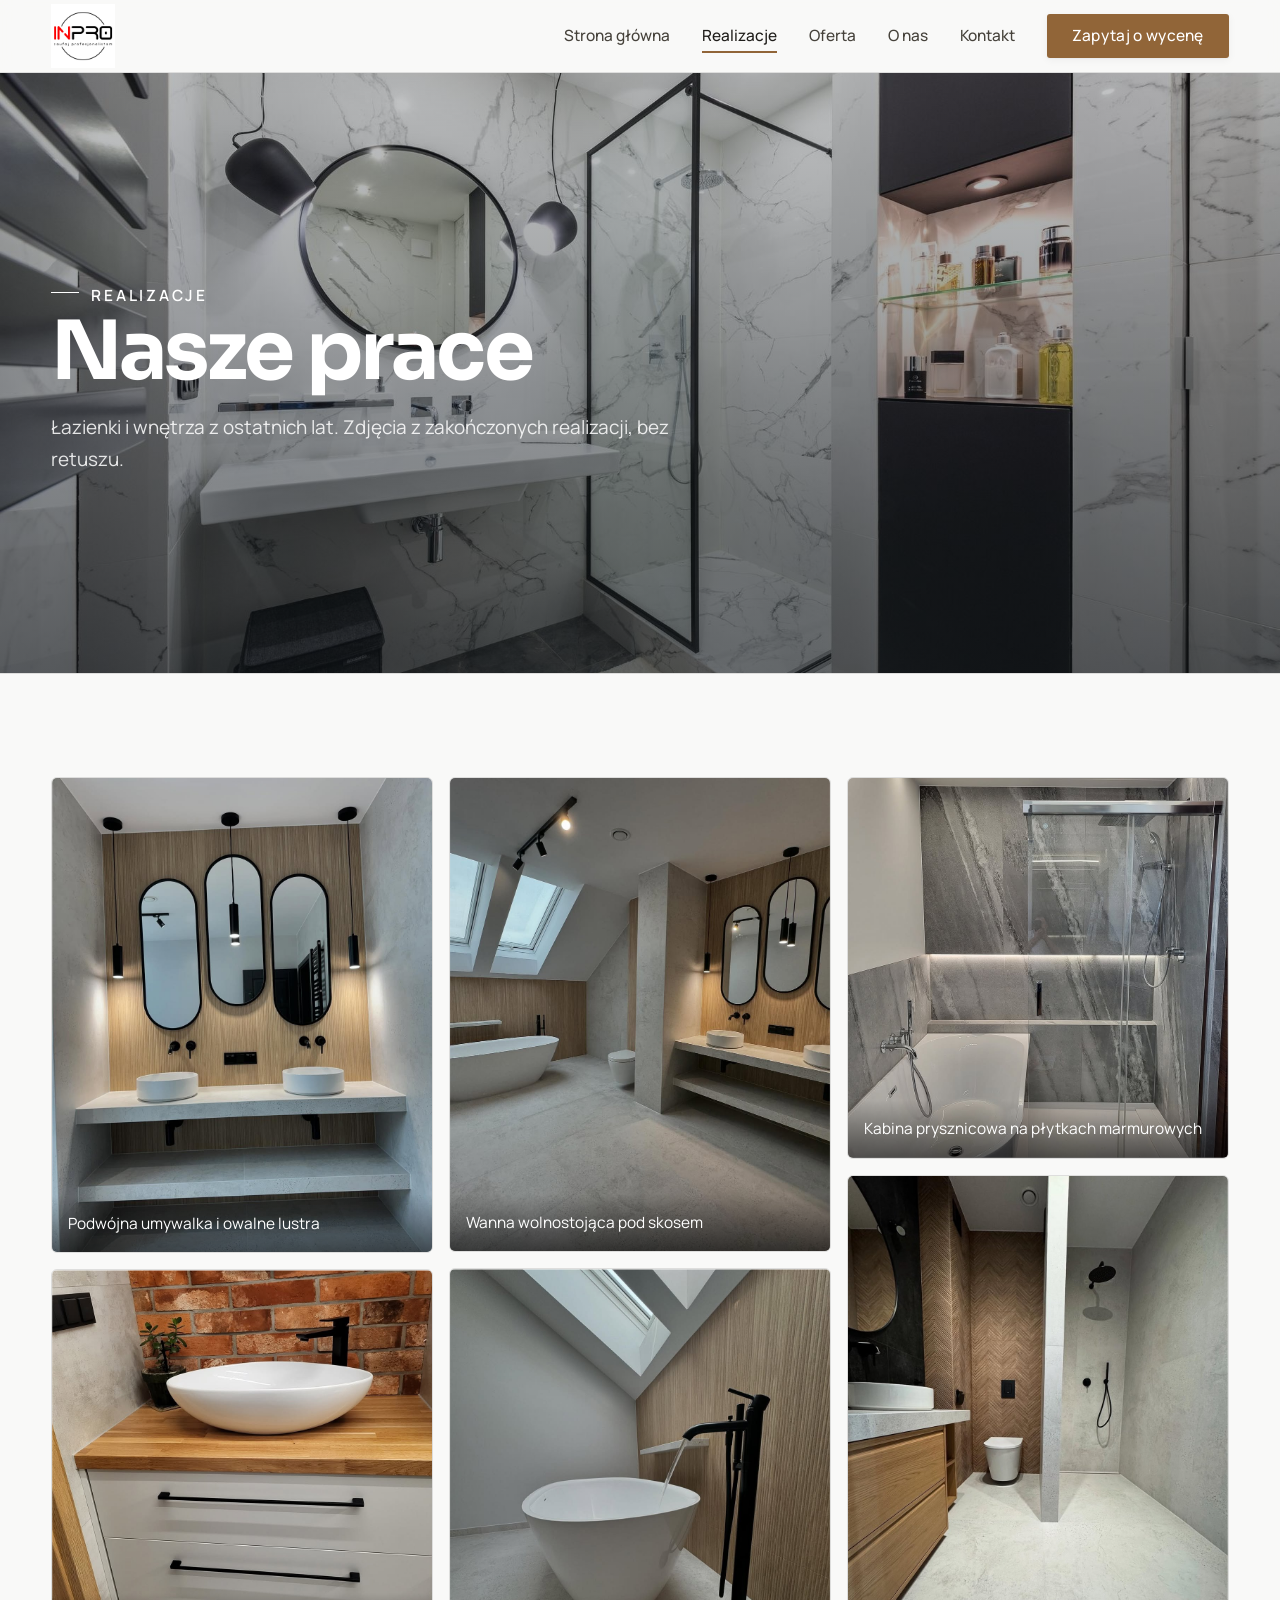
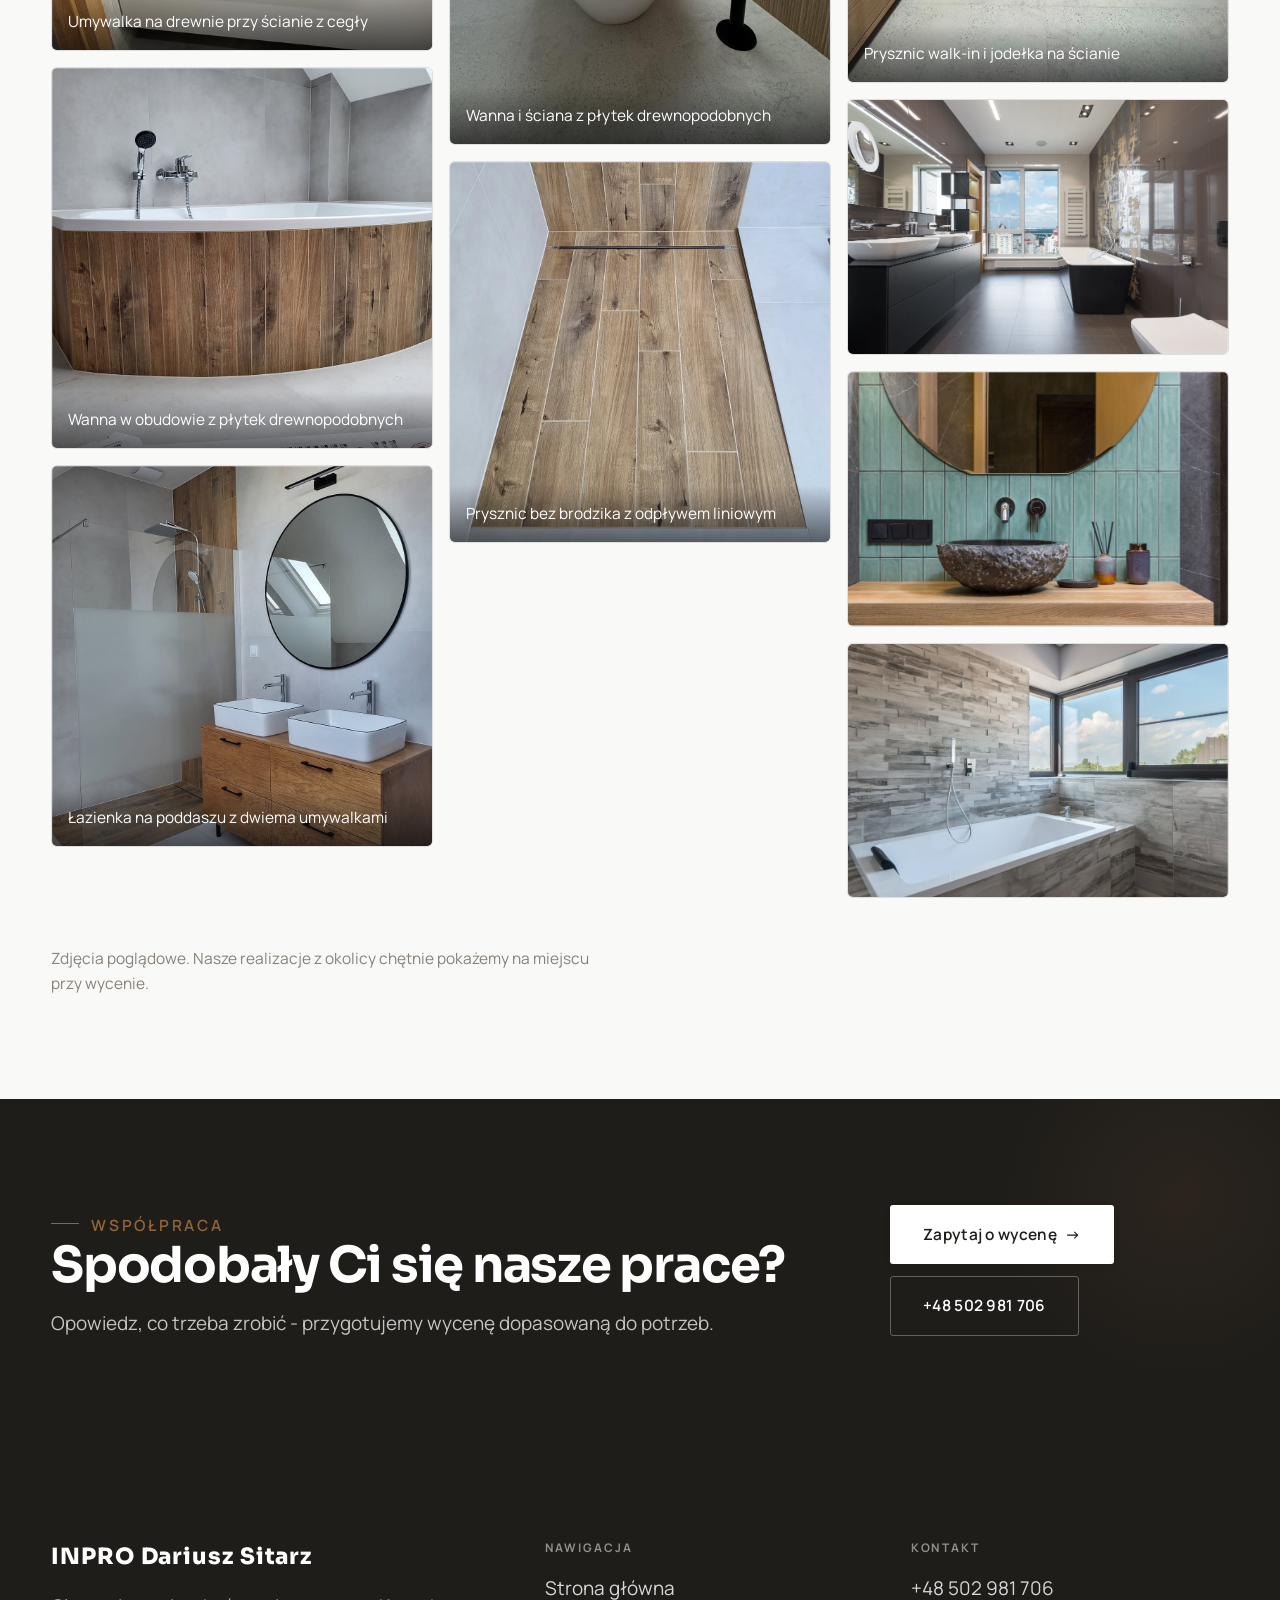
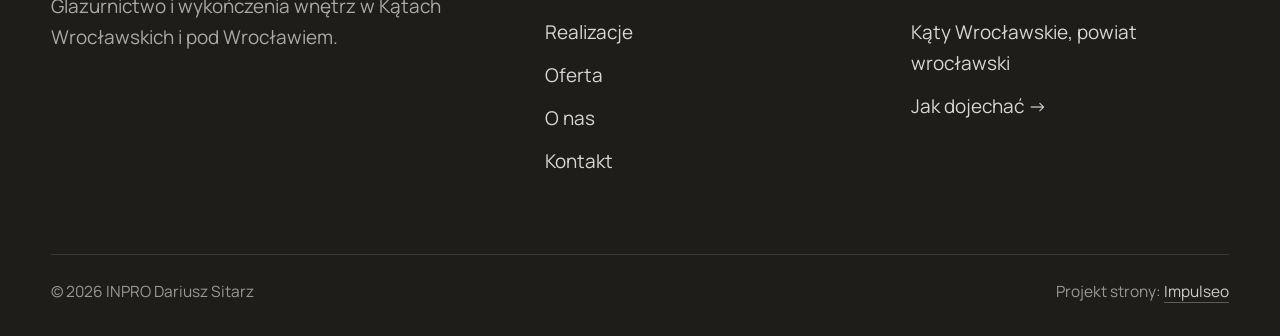
<file: realizacje.html>
<!DOCTYPE html>
<html lang="pl">
<head>
<meta name="robots" content="noindex, nofollow">
<meta charset="UTF-8">
<meta name="viewport" content="width=device-width, initial-scale=1.0">
<title>Realizacje - INPRO Dariusz Sitarz</title>
<meta name="description" content="Realizacje INPRO Dariusz Sitarz: Podwójna umywalka i owalne lustra, Umywalka na drewnie przy ścianie z cegły, Wanna w obudowie z płytek drewnopodobnych, Łazienka na poddaszu z dwiema umywalkami, Wanna wolnostojąca pod skosem">
<link rel="preconnect" href="https://fonts.googleapis.com">
<link rel="preconnect" href="https://fonts.gstatic.com" crossorigin>
<link href="https://fonts.googleapis.com/css2?family=Sora:wght@600;700;800&family=Manrope:wght@400;500;600&display=swap" rel="stylesheet">
<link rel="stylesheet" href="assets/styles.css">
</head>
<body>

<header class="nav">
  <div class="wrap nav-inner">
    <a class="brand brand-has-logo" href="index.html"><img class="brand-logo" src="img/logo.png" alt="INPRO Dariusz Sitarz"></a>
    <nav class="nav-links">
      <a href="index.html">Strona główna</a>
      <a href="realizacje.html" class="active">Realizacje</a>
      <a href="oferta.html">Oferta</a>
      <a href="o-nas.html">O nas</a>
      <a href="kontakt.html">Kontakt</a>
      <a href="kontakt.html" class="btn btn-accent">Zapytaj o wycenę</a>
    </nav>
    <button class="nav-toggle" aria-label="Menu"><span></span><span></span><span></span></button>
  </div>
</header>

<section class="pagehead">
  <img src="img/g13.jpg" alt="INPRO Dariusz Sitarz - Nasze prace">
  <div class="wrap">
    <span class="eyebrow">Realizacje</span>
    <h1>Nasze prace</h1>
    <p>Łazienki i wnętrza z ostatnich lat. Zdjęcia z zakończonych realizacji, bez retuszu.</p>
  </div>
</section>
<section>
  <div class="wrap">
    <div class="gallery-masonry">
      <figure class="m-tile reveal"><img src="img/g1.jpg" alt="Podwójna umywalka i owalne lustra" loading="lazy"><div class="cap">Podwójna umywalka i owalne lustra</div></figure>
      <figure class="m-tile reveal"><img src="img/g2.jpg" alt="Umywalka na drewnie przy ścianie z cegły" loading="lazy"><div class="cap">Umywalka na drewnie przy ścianie z cegły</div></figure>
      <figure class="m-tile reveal"><img src="img/g3.jpg" alt="Wanna w obudowie z płytek drewnopodobnych" loading="lazy"><div class="cap">Wanna w obudowie z płytek drewnopodobnych</div></figure>
      <figure class="m-tile reveal"><img src="img/g4.jpg" alt="Łazienka na poddaszu z dwiema umywalkami" loading="lazy"><div class="cap">Łazienka na poddaszu z dwiema umywalkami</div></figure>
      <figure class="m-tile reveal"><img src="img/g5.jpg" alt="Wanna wolnostojąca pod skosem" loading="lazy"><div class="cap">Wanna wolnostojąca pod skosem</div></figure>
      <figure class="m-tile reveal"><img src="img/g6.jpg" alt="Wanna i ściana z płytek drewnopodobnych" loading="lazy"><div class="cap">Wanna i ściana z płytek drewnopodobnych</div></figure>
      <figure class="m-tile reveal"><img src="img/g7.jpg" alt="Prysznic bez brodzika z odpływem liniowym" loading="lazy"><div class="cap">Prysznic bez brodzika z odpływem liniowym</div></figure>
      <figure class="m-tile reveal"><img src="img/g8.jpg" alt="Kabina prysznicowa na płytkach marmurowych" loading="lazy"><div class="cap">Kabina prysznicowa na płytkach marmurowych</div></figure>
      <figure class="m-tile reveal"><img src="img/g9.jpg" alt="Prysznic walk-in i jodełka na ścianie" loading="lazy"><div class="cap">Prysznic walk-in i jodełka na ścianie</div></figure>
      <figure class="m-tile reveal"><img src="img/g10.jpg" alt="INPRO Dariusz Sitarz" loading="lazy"></figure>
      <figure class="m-tile reveal"><img src="img/g11.jpg" alt="INPRO Dariusz Sitarz" loading="lazy"></figure>
      <figure class="m-tile reveal"><img src="img/g12.jpg" alt="INPRO Dariusz Sitarz" loading="lazy"></figure>
    </div>
    <p class="muted reveal" style="margin-top:var(--space-7);font-size:var(--text-sm);max-width:62ch">Zdjęcia poglądowe. Nasze realizacje z okolicy chętnie pokażemy na miejscu przy wycenie.</p>
  </div>
</section>
<section class="cta">
  <div class="wrap">
    <div class="reveal">
      <span class="eyebrow">Współpraca</span>
      <h2>Spodobały Ci się nasze prace?</h2>
      <p>Opowiedz, co trzeba zrobić - przygotujemy wycenę dopasowaną do potrzeb.</p>
    </div>
    <div class="cta-actions reveal">
      <a href="kontakt.html" class="btn btn-light">Zapytaj o wycenę <span class="arr">→</span></a>
      <a href="tel:+48502981706" class="btn btn-ghost" style="color:#fff;border-color:rgba(255,255,255,.3)">+48 502 981 706</a>
    </div>
  </div>
</section>

<footer>
  <div class="wrap">
    <div class="foot-grid">
      <div class="foot-brand">
        <div class="name">INPRO Dariusz Sitarz</div>
        <p>Glazurnictwo i wykończenia wnętrz w Kątach Wrocławskich i pod Wrocławiem.</p>
      </div>
      <div class="foot-col">
        <h4>Nawigacja</h4>
        <a href="index.html">Strona główna</a>
        <a href="realizacje.html">Realizacje</a>
        <a href="oferta.html">Oferta</a>
        <a href="o-nas.html">O nas</a>
        <a href="kontakt.html">Kontakt</a>
      </div>
      <div class="foot-col">
        <h4>Kontakt</h4>
        <a href="tel:+48502981706">+48 502 981 706</a>
        <p>Kąty Wrocławskie, powiat wrocławski</p>
        <a href="https://www.google.com/maps?cid=4124963860310036996" target="_blank" rel="noopener">Jak dojechać →</a>
      </div>
    </div>
    <div class="foot-bot">
      <span>© 2026 INPRO Dariusz Sitarz</span>
      <span>Projekt strony: <a class="foot-credit" href="https://impulseo.pl" target="_blank" rel="noopener">Impulseo</a></span>
    </div>
  </div>
</footer>


<script src="assets/main.js"></script>
</body>
</html>
</file>
<file: assets/styles.css>
/* ============================================================
   STOLBASZ — premium, architektoniczny B2B fit-out
   Jasna paleta, zero brązu. System wg premium-web-craft.
   Projekt strony: Impulseo (impulseo.pl)
   ============================================================ */

:root{
  /* PALETA — jasna, architektoniczna, chłodna */
  --paper:#f7f6f3;          /* główne tło */
  --paper-2:#e9e7e1;        /* sekcje alternatywne (chłodny jasny szary) */
  --paper-3:#e9e7e1;        /* delikatne wypełnienia */
  --ink:#1f1d1a;            /* tekst główny — chłodny grafit */
  --ink-soft:#46423b;       /* nagłówki drugorzędne */
  --muted:#888178;          /* tekst poboczny */
  --line:rgba(31,29,26,.12);/* hairline */
  --accent:#a86f3e;         /* stonowany petrol-slate — jedyny akcent */
  --accent-d:#855526;
  --accent-soft:rgba(168,111,62,.10);
  --dark:#1f1d1a;           /* sekcje ciemne (stopka/CTA) */

  /* ODSTĘPY — skala 4/8 */
  --space-1:4px; --space-2:8px; --space-3:12px; --space-4:16px; --space-5:24px;
  --space-6:32px; --space-7:48px; --space-8:64px; --space-9:96px; --space-10:128px;

  /* TYPOGRAFIA — fluid clamp() (skala podbita 16.07.2026: większe, czytelniejsze litery — uwaga Adama) */
  --text-sm:clamp(.9rem,.87rem + .12vw,1rem);
  --text-base:clamp(1.08rem,1.04rem + .18vw,1.2rem);
  --text-lg:clamp(1.24rem,1.15rem + .34vw,1.44rem);
  --text-h3:clamp(1.34rem,1.22rem + .55vw,1.66rem);
  --text-h2:clamp(2.1rem,1.66rem + 2.1vw,3.1rem);
  --text-h1:clamp(2.9rem,2.1rem + 4vw,5.1rem);

  /* PROMIENIE — architektoniczne, raczej ostre */
  --r-sm:3px; --r-md:6px; --r-lg:10px;

  /* RUCH */
  --ease:cubic-bezier(.25,.46,.45,.94); --dur:.24s;

  /* CIENIE — miękkie, warstwowe */
  --sh-sm:0 1px 2px rgba(16,24,32,.04), 0 2px 8px rgba(16,24,32,.05);
  --sh-md:0 2px 6px rgba(16,24,32,.05), 0 12px 28px -8px rgba(16,24,32,.12);
  --sh-lg:0 6px 14px rgba(16,24,32,.07), 0 26px 56px -18px rgba(16,24,32,.22);

  --hairline:1px solid var(--line);

  --font-display:'Sora','Manrope',sans-serif;
  --font-body:'Manrope',sans-serif;
}

*{box-sizing:border-box;margin:0;padding:0}
html{scroll-behavior:smooth}
body{
  font-family:var(--font-body);
  font-size:var(--text-base);
  line-height:1.65;
  color:var(--ink);
  background:var(--paper);
  -webkit-font-smoothing:antialiased;
  text-rendering:optimizeLegibility;
}
img{max-width:100%;display:block}
a{color:inherit;text-decoration:none}

.wrap{width:min(92%,1180px);margin-inline:auto}
section{padding-block:clamp(52px,6.5vw,96px)}

h1,h2,h3{font-family:var(--font-display);font-weight:700;line-height:1.08;letter-spacing:-.02em;color:var(--ink)}
h1{font-size:var(--text-h1);letter-spacing:-.035em}
h2{font-size:var(--text-h2);letter-spacing:-.025em}
h3{font-size:var(--text-h3)}
p{max-width:65ch}

.eyebrow{
  font-family:var(--font-body);
  font-size:var(--text-sm);
  font-weight:600;
  letter-spacing:.18em;
  text-transform:uppercase;
  color:var(--accent);
  display:inline-flex;align-items:center;gap:var(--space-3);
}
/* flex:none + margin-top = kreska trzyma się PIERWSZEJ linii. Wcześniej align-items:center
   centrowało ją względem całego bloku i przy zawinięciu (długi kicker typu
   „…WNĘTRZ · LESZNO · OD 2019") druga linia lądowała z brzydkim wcięciem. */
.eyebrow{align-items:flex-start}
.eyebrow>*,.eyebrow{text-wrap:balance}   /* dlugi kicker lamal sie na sierote typu samo „2019" w drugiej linii */
.eyebrow::before{content:"";width:28px;height:1px;background:var(--accent);display:inline-block;flex:none;margin-top:.62em}

.muted{color:var(--muted)}
.lead{font-size:var(--text-lg);line-height:1.55;color:var(--ink-soft);max-width:50ch}

/* ---------- BUTTONS ---------- */
.btn{
  display:inline-flex;align-items:center;gap:var(--space-2);
  font-weight:600;font-size:var(--text-sm);letter-spacing:.02em;
  padding:var(--space-4) var(--space-6);
  border-radius:var(--r-sm);
  transition:transform var(--dur) var(--ease),box-shadow var(--dur) var(--ease),background var(--dur) var(--ease);
  cursor:pointer;border:1px solid transparent;
}
.btn-accent{background:var(--accent);color:#fff;box-shadow:var(--sh-sm)}
.btn-accent:hover{background:var(--accent-d);transform:translateY(-2px);box-shadow:var(--sh-md)}
.btn-accent:active{transform:translateY(0);box-shadow:var(--sh-sm)}
.btn-ghost{background:transparent;color:var(--ink);border-color:var(--line)}
.btn-ghost:hover{border-color:var(--accent);color:var(--accent);transform:translateY(-2px)}
.btn-light{background:#fff;color:var(--ink);box-shadow:var(--sh-sm)}
.btn-light:hover{transform:translateY(-2px);box-shadow:var(--sh-md)}
.btn .arr{transition:transform var(--dur) var(--ease)}
.btn:hover .arr{transform:translateX(4px)}

/* ---------- NAV ---------- */
.nav{
  position:sticky;top:0;z-index:50;
  background:color-mix(in srgb,var(--paper) 88%,transparent);
  backdrop-filter:saturate(140%) blur(10px);
  border-bottom:var(--hairline);
}
.nav-inner{display:flex;align-items:center;justify-content:space-between;height:72px}
.brand{display:flex;flex-direction:column;line-height:1}
.brand .name{font-family:var(--font-display);font-weight:800;font-size:1.35rem;letter-spacing:.04em}
.brand .sub{font-size:.62rem;letter-spacing:.34em;text-transform:uppercase;color:var(--muted);margin-top:5px}
.nav-links{display:flex;align-items:center;gap:var(--space-6)}
.nav-links a{font-size:var(--text-sm);font-weight:500;color:var(--ink-soft);position:relative;padding-block:4px;transition:color var(--dur) var(--ease)}
.nav-links a::after{content:"";position:absolute;left:0;bottom:0;width:0;height:1.5px;background:var(--accent);transition:width var(--dur) var(--ease)}
.nav-links a:hover,.nav-links a.active{color:var(--ink)}
.nav-links a:hover::after,.nav-links a.active::after{width:100%}
.nav-links .btn{padding:var(--space-2) var(--space-5)}
/* przyciski w nav: właściwy kolor (przebij .nav-links a) + bez podkreślenia */
.nav-links a.btn-accent{color:#fff}
.nav-links a.btn-ghost,.nav-links a.btn-light{color:var(--ink)}
.nav-links a.btn::after{display:none}
.nav-toggle{display:none;background:none;border:none;cursor:pointer;flex-direction:column;gap:5px;padding:8px}
.nav-toggle span{width:24px;height:2px;background:var(--ink);transition:var(--dur)}

/* ---------- HERO (split) ---------- */
.hero{position:relative;overflow:hidden;border-bottom:var(--hairline)}
.hero-grid{display:grid;grid-template-columns:1.05fr .95fr;gap:clamp(24px,4vw,60px);align-items:center;
  padding-block:clamp(36px,4.5vw,64px)}
.hero-copy .eyebrow{margin-bottom:var(--space-5)}
.hero-copy h1{margin-bottom:var(--space-5)}
.hero-copy .lead{margin-bottom:var(--space-7)}
.hero-actions{display:flex;flex-wrap:wrap;gap:var(--space-4)}
.hero-art{position:relative;aspect-ratio:4/3;border-radius:var(--r-lg);overflow:hidden;box-shadow:var(--sh-lg)}
.hero-art img{width:100%;height:100%;object-fit:cover}
.hero-art::after{content:"";position:absolute;inset:0;background:linear-gradient(180deg,transparent 55%,rgba(18,24,28,.28))}
.hero-badge{position:absolute;left:var(--space-5);bottom:var(--space-5);z-index:2;
  background:rgba(252,252,251,.94);backdrop-filter:blur(4px);
  border-radius:var(--r-md);padding:var(--space-4) var(--space-5);box-shadow:var(--sh-md);max-width:78%}
.hero-badge strong{display:block;font-family:var(--font-display);font-size:1rem;letter-spacing:-.01em}
.hero-badge span{font-size:var(--text-sm);color:var(--muted)}

/* ---------- HERO duży / kinowy (strona główna) ---------- */
.hero-cine{position:relative;min-height:clamp(560px,82vh,840px);min-height:clamp(560px,82svh,840px);display:flex;align-items:center;overflow:hidden;border-bottom:var(--hairline)}
.hero-cine>img{position:absolute;inset:0;width:100%;height:100%;object-fit:cover;z-index:0}
.hero-cine::after{content:"";position:absolute;inset:0;z-index:1;
  background:linear-gradient(95deg,rgba(13,18,23,.86) 0%,rgba(13,18,23,.64) 32%,rgba(13,18,23,.24) 62%,rgba(13,18,23,.04) 100%)}
.hero-cine .wrap{position:relative;z-index:2;padding-block:var(--space-8)}
.hero-cine .hero-copy{max-width:660px}
.hero-cine .eyebrow{color:#fff;margin-bottom:var(--space-5)}
.hero-cine .eyebrow::before{background:#fff}
.hero-cine h1{color:#fff;margin-bottom:var(--space-5);font-size:clamp(2.9rem,2rem + 4.4vw,5.2rem);text-wrap:balance}
.hero-cine .lead{color:rgba(255,255,255,.92);max-width:48ch;margin-bottom:var(--space-7)}
.hero-cine .hero-actions{display:flex;flex-wrap:wrap;gap:var(--space-4)}
/* NISKIE OKNO (laptop z dokiem i paskami przeglądarki ma ~700-780 px wysokości widoku):
   H1 do 5.2rem + długi lead nie mieściły się i przyciski wypadały POD krawędź ekranu -
   klient widział stronę bez ani jednego CTA. Skalujemy w dół, zamiast przycinać treść. */
@media(min-width:821px) and (max-height:820px){
  .hero-cine{min-height:clamp(520px,94svh,780px)}
  .hero-cine .wrap{padding-block:var(--space-6)}
  .hero-cine h1{font-size:clamp(2.2rem,1.5rem + 2.6vw,3.6rem);margin-bottom:var(--space-4)}
  .hero-cine .eyebrow{margin-bottom:var(--space-4)}
  .hero-cine .lead{margin-bottom:var(--space-5);max-width:44ch}
}
@media(max-width:680px){
  .hero-cine{min-height:clamp(520px,76vh,640px);min-height:clamp(520px,76svh,640px);align-items:flex-end}
  .hero-cine::after{background:linear-gradient(0deg,rgba(13,18,23,.9) 6%,rgba(13,18,23,.45) 55%,rgba(13,18,23,.25) 100%)}
  .hero-cine .wrap{padding-bottom:var(--space-9)}
  /* TELEFON (~90% oglądających): lead potrafił zająć 8 linii i zepchnąć CTA poza pierwszy ekran.
     Zwężamy interlinię i skalę - treści nie ucinamy, bo to ona sprzedaje. */
  .hero-cine .lead{font-size:.98rem;line-height:1.5;margin-bottom:var(--space-5)}
  .hero-cine .eyebrow{font-size:.72rem;letter-spacing:.13em;margin-bottom:var(--space-4)}
  .hero-cine .eyebrow::before{width:20px}
  .hero-cine h1{margin-bottom:var(--space-4)}
}

/* full-bleed hero variant (podstrony) */
.pagehead{position:relative;min-height:46vh;min-height:46svh;display:flex;align-items:flex-end;overflow:hidden;border-bottom:var(--hairline)}
.pagehead img{position:absolute;inset:0;width:100%;height:100%;object-fit:cover}
.pagehead::after{content:"";position:absolute;inset:0;background:linear-gradient(180deg,rgba(18,24,28,.25),rgba(18,24,28,.62))}
.pagehead .wrap{position:relative;z-index:2;padding-block:var(--space-9);color:#fff}
.pagehead h1{color:#fff;max-width:18ch}
.pagehead .eyebrow{color:#fff}
.pagehead .eyebrow::before{background:#fff}
.pagehead p{color:rgba(255,255,255,.86);margin-top:var(--space-4);max-width:54ch}

/* ---------- STRIP (pasek skrótów / liczby) ---------- */
.strip{background:var(--dark);color:#fff}
.strip .wrap{display:grid;grid-template-columns:repeat(4,1fr);gap:var(--space-6);padding-block:var(--space-8)}
.strip .item .k{font-family:var(--font-display);font-size:clamp(1.6rem,1.2rem + 1.4vw,2.4rem);font-weight:800;letter-spacing:-.02em;color:#fff}
.strip .item .v{font-size:var(--text-sm);color:rgba(255,255,255,.66);margin-top:var(--space-2);line-height:1.45}
.strip .item{border-left:2px solid var(--accent);padding-left:var(--space-5)}

/* ---------- SECTION HEAD ---------- */
.head{max-width:48rem;margin-bottom:var(--space-8)}
.head.center{margin-inline:auto;text-align:center}
.head .eyebrow{margin-bottom:var(--space-4)}
.head h2{margin-bottom:var(--space-4)}
.head p{color:var(--muted);font-size:var(--text-lg);line-height:1.55}
.head.center p{margin-inline:auto}

/* ---------- INTRO SPLIT ---------- */
.split{display:grid;grid-template-columns:.92fr 1.08fr;gap:clamp(28px,5vw,80px);align-items:center}
.split.rev{grid-template-columns:1.08fr .92fr}
.split.rev .split-art{order:-1}
.split-art{position:relative;aspect-ratio:5/4;border-radius:var(--r-lg);overflow:hidden;box-shadow:var(--sh-lg)}
.split-art img{width:100%;height:100%;object-fit:cover}
.split-copy h2{margin-bottom:var(--space-5)}
.split-copy p+p{margin-top:var(--space-4)}
.split-copy .btn{margin-top:var(--space-6)}

/* ---------- SERVICES (zakres) ---------- */
.svc-grid{display:grid;grid-template-columns:repeat(auto-fit,minmax(280px,1fr));gap:var(--space-5)}
.svc{background:#fff;border:var(--hairline);border-radius:var(--r-md);padding:var(--space-7) var(--space-6);
  transition:transform var(--dur) var(--ease),box-shadow var(--dur) var(--ease),border-color var(--dur) var(--ease);
  position:relative;overflow:hidden}
.svc::before{content:"";position:absolute;left:0;top:0;width:3px;height:0;background:var(--accent);transition:height var(--dur) var(--ease)}
.svc:hover{transform:translateY(-4px);box-shadow:var(--sh-md);border-color:transparent}
.svc:hover::before{height:100%}
.svc .ic{font-family:var(--font-display);font-size:.8rem;font-weight:700;letter-spacing:.12em;color:var(--accent);margin-bottom:var(--space-4)}
.svc h3{margin-bottom:var(--space-3);font-size:1.22rem}
.svc p{color:var(--muted);font-size:var(--text-base);line-height:1.6}

/* big detailed service rows */
.svc-row{display:grid;grid-template-columns:.8fr 1.2fr;gap:clamp(20px,4vw,60px);align-items:center;padding-block:var(--space-8)}
.svc-row+.svc-row{border-top:var(--hairline)}
.svc-row.rev{grid-template-columns:1.2fr .8fr}
/* Naprzemienny układ wierszy oferty: co drugi wiersz ma zdjęcie po PRAWEJ.
   Było `order:-1` — martwy kod, bo zdjęcie i tak jest pierwszym dzieckiem w HTML,
   więc wszystkie wiersze wyglądały identycznie (zdjęcie zawsze z lewej), a `rev`
   zmieniało tylko szerokość kolumn. Znalezione 29.07.2026 przy różnicowaniu kierunków
   animacji (pomiar pozycji: art.mid 390/502 przy row.mid 756 — zawsze lewa strona). */
.svc-row.rev .svc-row-art{order:2}
.svc-row-art{aspect-ratio:4/3;border-radius:var(--r-md);overflow:hidden;box-shadow:var(--sh-md)}
.svc-row-art img{width:100%;height:100%;object-fit:cover}
.svc-row h3{font-size:1.5rem;margin-bottom:var(--space-4)}
.svc-row .num{font-family:var(--font-display);font-size:.85rem;font-weight:700;letter-spacing:.14em;color:var(--accent);display:block;margin-bottom:var(--space-3)}
.svc-row ul{list-style:none;margin-top:var(--space-4);display:flex;flex-direction:column;gap:var(--space-2)}
.svc-row li{position:relative;padding-left:var(--space-5);color:var(--muted);font-size:var(--text-base)}
.svc-row li::before{content:"";position:absolute;left:0;top:.62em;width:8px;height:1px;background:var(--accent)}

/* ---------- GALLERY (realizacje) ---------- */
.gallery{display:grid;grid-template-columns:repeat(12,1fr);gap:var(--space-4);grid-auto-rows:200px}
/* GALERIA MASONRY — pionowe zdjęcia (portrety beauty/wellness) bez przycinania: kolumny, height auto */
.gallery-masonry{column-count:3;column-gap:var(--space-4)}
@media(max-width:900px){.gallery-masonry{column-count:2}}
@media(max-width:560px){.gallery-masonry{column-count:1}}
.gallery-masonry .m-tile{break-inside:avoid;margin:0 0 var(--space-4);padding:0;position:relative;overflow:hidden;border-radius:var(--r-md);border:1px solid var(--line)}
.gallery-masonry .m-tile img{width:100%;height:auto;display:block}
.gallery-masonry .m-tile .cap{position:absolute;left:0;right:0;bottom:0;padding:var(--space-4);color:#fff;background:linear-gradient(0deg,rgba(0,0,0,.55),transparent);font-size:var(--text-sm)}
.gallery-masonry .m-tile .cap small{display:block;font-weight:400;opacity:.78;letter-spacing:.04em;text-transform:uppercase;font-size:.66rem;margin-top:3px}
.tile{position:relative;overflow:hidden;border-radius:var(--r-md);box-shadow:var(--sh-sm);
  transition:transform var(--dur) var(--ease),box-shadow var(--dur) var(--ease)}
.tile img{width:100%;height:100%;object-fit:cover;transition:transform .6s var(--ease)}
.tile:hover{box-shadow:var(--sh-md)}
.tile:hover img{transform:scale(1.05)}
.tile .cap{position:absolute;left:0;right:0;bottom:0;padding:var(--space-5) var(--space-4) var(--space-4);
  background:linear-gradient(transparent,rgba(18,24,28,.78));color:#fff;
  font-size:var(--text-sm);font-weight:600;letter-spacing:.01em;
  opacity:0;transform:translateY(8px);transition:var(--dur) var(--ease)}
.tile:hover .cap{opacity:1;transform:translateY(0)}
.tile .cap small{display:block;font-weight:400;opacity:.78;letter-spacing:.04em;text-transform:uppercase;font-size:.66rem;margin-top:3px}
/* bento spans */
.t-wide{grid-column:span 6}
.t-tall{grid-column:span 6;grid-row:span 2}
.t-std{grid-column:span 6}
.t-third{grid-column:span 4}
.t-two3{grid-column:span 8}

/* ---------- TRUST / WIARYGODNOŚĆ ---------- */
.trust{background:var(--paper-2)}
.trust-grid{display:grid;grid-template-columns:repeat(auto-fit,minmax(240px,1fr));gap:var(--space-5);margin-top:var(--space-7)}
.trust-card{background:#fff;border-radius:var(--r-md);padding:var(--space-7) var(--space-6);box-shadow:var(--sh-sm);border-top:3px solid var(--accent)}
.trust-card .big{font-family:var(--font-display);font-size:clamp(1.8rem,1.3rem + 1.6vw,2.6rem);font-weight:800;letter-spacing:-.02em;color:var(--ink);line-height:1}
.trust-card h3{font-size:1.12rem;margin:var(--space-3) 0 var(--space-2)}
.trust-card p{color:var(--muted);font-size:var(--text-base);line-height:1.55}

/* ---------- CTA band ---------- */
.cta{background:var(--dark);color:#fff;position:relative;overflow:hidden}
.cta .wrap{display:grid;grid-template-columns:1.4fr .6fr;gap:var(--space-7);align-items:center;position:relative;z-index:2}
.cta h2{color:#fff;max-width:20ch}
.cta p{color:rgba(255,255,255,.74);margin-top:var(--space-4)}
.cta-actions{display:flex;flex-direction:column;gap:var(--space-3);align-items:flex-start}
.cta::before{content:"";position:absolute;right:-80px;top:-80px;width:360px;height:360px;border-radius:50%;
  background:radial-gradient(circle,var(--accent-soft),transparent 70%)}

/* ---------- CONTACT ---------- */
.contact-grid{display:grid;grid-template-columns:.85fr 1.15fr;gap:clamp(28px,4vw,56px);align-items:start}
.info-list{display:flex;flex-direction:column;gap:var(--space-2)}
.info-row{display:flex;gap:var(--space-4);align-items:flex-start;padding-block:var(--space-4);border-bottom:var(--hairline)}
.info-row .ic{flex:none;width:42px;height:42px;display:grid;place-items:center;border-radius:50%;
  background:var(--accent-soft);color:var(--accent);font-size:1.05rem}
.info-row .lbl{font-size:.72rem;letter-spacing:.14em;text-transform:uppercase;color:var(--muted)}
.info-row .val{font-weight:600;font-size:var(--text-base);margin-top:2px}
.info-row a.val:hover{color:var(--accent)}
.map{border:none;border-radius:var(--r-lg);box-shadow:var(--sh-md);width:100%;height:100%;min-height:380px;filter:grayscale(.2) contrast(1.02)}
.form{background:#fff;border:var(--hairline);border-radius:var(--r-lg);padding:clamp(24px,3vw,40px);box-shadow:var(--sh-sm)}
.form .fld{margin-bottom:var(--space-5)}
.form label{display:block;font-size:var(--text-sm);font-weight:600;margin-bottom:var(--space-2)}
.form input,.form textarea{width:100%;font-family:inherit;font-size:var(--text-base);color:var(--ink);
  padding:var(--space-4);border:var(--hairline);border-radius:var(--r-sm);background:var(--paper);transition:border-color var(--dur)}
.form input:focus,.form textarea:focus{outline:none;border-color:var(--accent);background:#fff}
.form textarea{resize:vertical;min-height:120px}
.form .note{font-size:var(--text-sm);color:var(--muted);margin-top:var(--space-3)}

/* ---------- FOOTER ---------- */
footer{background:var(--dark);color:#fff;padding-block:var(--space-9) var(--space-6)}
.foot-grid{display:grid;grid-template-columns:1.4fr 1fr 1fr;gap:var(--space-7);margin-bottom:var(--space-8)}
.foot-brand .name{font-family:var(--font-display);font-weight:800;font-size:1.4rem;letter-spacing:.04em}
.foot-brand p{color:rgba(255,255,255,.62);margin-top:var(--space-4);font-size:var(--text-base);max-width:38ch}
.foot-col h4{font-size:.74rem;letter-spacing:.16em;text-transform:uppercase;color:rgba(255,255,255,.5);margin-bottom:var(--space-4)}
.foot-col a,.foot-col p{display:block;color:rgba(255,255,255,.82);font-size:var(--text-base);margin-bottom:var(--space-3)}
.foot-col a:hover{color:#fff}
.foot-bot{border-top:1px solid rgba(255,255,255,.12);padding-top:var(--space-5);display:flex;justify-content:space-between;flex-wrap:wrap;gap:var(--space-3);
  font-size:var(--text-sm);color:rgba(255,255,255,.55)}
.foot-bot a:hover{color:#fff}
/* Podpis w stopce = klikalny link do impulseo.pl (31.07.2026). Ma być WIDOCZNIE klikalny,
   ale nie krzyczeć - stąd sam kolor jaśniejszy + delikatne podkreślenie na najeździe. */
.foot-bot a.foot-credit{color:rgba(255,255,255,.78);text-decoration:none;border-bottom:1px solid rgba(255,255,255,.28)}
.foot-bot a.foot-credit:hover{color:#fff;border-bottom-color:#fff}

/* ---------- REVEAL ---------- */
.reveal{opacity:0;transform:translateY(22px);transition:opacity .6s var(--ease),transform .6s var(--ease)}
.reveal.in{opacity:1;transform:none}

/* ---------- RESPONSIVE ---------- */
@media(max-width:920px){
  .hero-grid,.split,.split.rev,.svc-row,.svc-row.rev,.cta .wrap,.contact-grid,.foot-grid{grid-template-columns:1fr}
  .split.rev .split-art,.svc-row.rev .svc-row-art{order:0}
  .hero-art{aspect-ratio:16/10;max-height:420px}
  .strip .wrap{grid-template-columns:repeat(2,1fr);gap:var(--space-7)}
  .gallery{grid-auto-rows:180px}
  .t-wide,.t-tall,.t-std,.t-third,.t-two3{grid-column:span 6}
  .t-tall{grid-row:span 1}
  .cta-actions{flex-direction:row;flex-wrap:wrap}
  .foot-grid{gap:var(--space-6)}
}
@media(max-width:680px){
  .nav-links{position:fixed;inset:72px 0 auto 0;background:var(--paper);flex-direction:column;align-items:stretch;
    gap:0;padding:var(--space-4) 6%;border-bottom:var(--hairline);box-shadow:var(--sh-md);
    transform:translateY(-120%);transition:transform var(--dur) var(--ease)}
  .nav-links.open{transform:translateY(0)}
  .nav-links a{padding-block:var(--space-4);border-bottom:var(--hairline)}
  .nav-links .btn{margin-top:var(--space-3);justify-content:center}
  .nav-toggle{display:flex}
  .strip .wrap{grid-template-columns:1fr}
  .gallery{grid-template-columns:repeat(6,1fr)}
  .foot-grid{grid-template-columns:1fr}
}
@media(prefers-reduced-motion:reduce){
  *{animation-duration:.01ms!important;transition:none!important}
  .reveal{opacity:1!important;transform:none!important}
  html{scroll-behavior:auto}
}

/* ============================================================
   PREMIUM LAYER — destylat deep-researchu branż (anty-AI, spokój).
   Zmienne STOLBASZ (--accent/--ink/--paper/--line/--dark). Ruch ledwo
   zauważalny, krzywa cubic-bezier(.16,.84,.44,1); prefers-reduced-motion
   pokryte blanketem wyżej. Karty hairline zamiast cieni = #1 sygnał „nie-AI".
   ============================================================ */

/* więcej oddechu między sekcjami (liderzy: 110-130px) */
section{padding-block:clamp(64px,8vw,128px)}

/* 1) Aksamitny reveal — dłuższa, miękka krzywa zamiast „skoku" */
.reveal{transition:opacity .9s cubic-bezier(.16,.84,.44,1),transform .9s cubic-bezier(.16,.84,.44,1);will-change:opacity,transform}
/* stagger TYLKO w galerii (tam pozycja = porządek dzieci) */
.gallery .reveal:nth-child(2){transition-delay:.07s}
.gallery .reveal:nth-child(3){transition-delay:.14s}
.gallery .reveal:nth-child(4){transition-delay:.21s}
.gallery .reveal:nth-child(5){transition-delay:.28s}
.gallery .reveal:nth-child(6){transition-delay:.35s}

/* 2) Hero STATYCZNY na .hero-cine — Ken Burns CAŁKIEM WYŁĄCZONY 26.06 (3. zgłoszenie Szymona).
   GENEZA: animowanie scale na <img> hero z teksturami (cegły/framugi) re-samplinguje obraz
   klatka po klatce → na części ekranów drobne drganie/shimmer = „heroshot się trzęsie".
   translateY usunięto wcześniej, scale-only + will-change/GPU NIE wystarczyły do GWARANCJI gładkości.
   Krzysztof zażądał pewności („make sure, że błąd się nie pojawi") > efekt. Zero animacji = 0% drgania.
   Delikatny zoom zostaje TYLKO w pełnoekranowych hero gastro/studio (hg-bg/hs-bg — tło, inny
   mechanizm, chwalone, nigdy nie zgłaszane). NIE wracać do KB na .hero-cine bez realnego testu
   na sprzęcie klienta — to ryzyko regresji „trzęsienia”. */
/* BEZPIECZNY "wow" na hero = jednorazowy FADE-IN (opacity), nie zoom.
   opacity nie dotyka bitmapy → gładkie na KAŻDYM zdjęciu/ekranie/GPU, zero ryzyka migotania.
   Geometryczny ruch (scale/translate) na .hero-cine jest ZAKAZANY (bramka pilnuje). */
@keyframes heroFade{from{opacity:0}to{opacity:1}}
.hero-cine>img{transform:none;animation:heroFade 1.1s ease-out both}

/* 3) Akcentowy hairline pod nagłówkiem sekcji, który „rysuje się" przy wejściu */
.head h2{position:relative;padding-bottom:18px}
.head h2::after{content:"";position:absolute;left:0;bottom:0;height:1px;width:0;background:var(--accent);transition:width 1s cubic-bezier(.16,.84,.44,1) .15s}
.head.center h2::after{left:50%;transform:translateX(-50%)}
.head.reveal.in h2::after,.head.center.reveal.in h2::after{width:54px}

/* 4) Karty HAIRLINE zamiast cieni/zaokrągleń (najmocniejszy anty-AI detal) */
.svc{background:transparent;border:1px solid var(--line);border-radius:var(--r-sm);box-shadow:none}
.svc:hover{box-shadow:none;border-color:var(--accent);transform:translateY(-3px)}
.trust-card{background:transparent;box-shadow:none;border:1px solid var(--line);border-top:2px solid var(--accent);border-radius:var(--r-sm)}
.tile{box-shadow:none;border-radius:var(--r-sm)}
.tile:hover{box-shadow:none}

/* 5) Sticky-nav kondensuje się po przewinięciu (sygnał dopracowania) */
.nav{transition:box-shadow .4s ease,background .4s ease}
.nav.is-stuck{box-shadow:0 1px 0 var(--line),0 14px 30px -24px rgba(0,0,0,.45)}
.nav-inner{transition:height .35s var(--ease)}
.nav.is-stuck .nav-inner{height:60px}

/* 6) MANIFESTO — pełnoekranowy cytat-bohater (zastępuje generyczne „Dlaczego my") */
.manifesto{background:var(--paper-2);text-align:center}
.manifesto .wrap{max-width:60rem}
.manifesto p{font-family:var(--font-display);font-style:italic;font-size:clamp(1.6rem,1rem + 2.4vw,2.8rem);line-height:1.32;color:var(--ink-soft);margin-inline:auto;max-width:26ch;position:relative;padding-top:var(--space-8)}
.manifesto p::before{content:"";position:absolute;top:0;left:50%;transform:translateX(-50%);width:54px;height:1px;background:var(--accent)}
.manifesto p span{color:var(--accent);font-style:italic}

/* 7) GATEWAYS — 3 duże bramy-zdjęcia (zamiast paska menu usług) */
.gateways{display:grid;grid-template-columns:repeat(3,1fr);gap:var(--space-4)}
.gateway{position:relative;aspect-ratio:3/4;overflow:hidden;border-radius:var(--r-sm);display:block}
.gateway img{width:100%;height:100%;object-fit:cover;transition:transform .8s var(--ease),filter .5s var(--ease)}
.gateway::after{content:"";position:absolute;inset:0;background:linear-gradient(180deg,transparent 38%,rgba(18,24,28,.74))}
.gateway:hover img{transform:scale(1.05);filter:brightness(1.05)}
.gateway .g-ttl{position:absolute;left:0;right:0;bottom:0;z-index:2;padding:var(--space-6) var(--space-5);color:#fff;font-family:var(--font-display);font-size:1.45rem;letter-spacing:-.01em;line-height:1.15}
.gateway .g-ttl small{display:block;font-family:var(--font-body);font-size:var(--text-sm);font-weight:400;opacity:.82;letter-spacing:.03em;margin-top:5px}
@media(max-width:760px){.gateways{grid-template-columns:1fr}.gateway{aspect-ratio:16/10}}

/* 8) LOGO klienta w nagłówku (gdy podane --logo) */
/* 52px domyślnie (feedback Bartka 06.07.2026: 40px ginęło, uwaga padła 3x; ~56px sprawdzone na żywym demie anna-borowiec-makeup) */
.brand-logo{height:64px;width:auto;max-width:300px;object-fit:contain;display:block}
.nav.is-stuck .brand-logo{height:52px}
@media(max-width:680px){.brand-logo{height:46px;max-width:210px}}


/* === RWD: nagłówki na wąskich ekranach (dodane 17.07.2026 razem z fixem clamp) ===
   Po przywróceniu działania clamp() dolna granica --text-h1 (2.9rem) rozpychała
   dokument przy długich polskich słowach na telefonach. Tu ją zjeżdżamy. */
@media (max-width:560px){
  :root{
    --text-h1:clamp(1.9rem, 1.15rem + 4.4vw, 2.7rem);
    --text-h2:clamp(1.5rem, 1rem + 3vw, 2.1rem);
  }
  .hero-cine h1{font-size:clamp(1.9rem, 1.15rem + 4.4vw, 2.7rem)}
  h1,h2{overflow-wrap:break-word}
}

/* GODZINY (godziny_grid z briefu) — dzień po lewej, godziny po prawej. Wcześniej BRAK stylu
   powodował sklejenie "Poniedziałek-Piątek8:00-20:00" (dodane 2026-07-21). Neutralne dla dem bez grafiku. */
.godz{display:flex;flex-direction:column;gap:2px;max-width:440px;margin-top:8px}
.godz-row{display:flex;justify-content:space-between;align-items:baseline;gap:24px;padding:10px 0;border-bottom:1px solid var(--line)}
.godz-row:last-child{border-bottom:0}
.godz-row b{font-weight:600;color:var(--ink)}
.godz-row span{color:var(--muted);white-space:nowrap}

/* === MOTION LAYER v2 (silnik) === */
/* ============================================================
   MOTION LAYER v2 — warstwa RUCHU wspólna dla wszystkich rodzin (2026-07-26)
   ------------------------------------------------------------
   PO CO: dema były technicznie poprawne, ale statyczne („za mało efektowne",
   K. 26.07). Ta warstwa dokłada to, co dziś odróżnia stronę premium od
   porządnej: maskowane wejście nagłówków, zdjęcia odsłaniane kurtyną + zoom-out,
   parallax sterowany scrollem (CSS scroll-driven, zero JS w pętli scrolla),
   płynne przejścia MIĘDZY podstronami (View Transitions), stagger siatek.

   ZASADY BEZPIECZEŃSTWA (wynikają z realnych wpadek — NIE łamać):
   1. ⛔ ZERO ruchu geometrycznego na `.hero-cine>img` — skalowanie teksturowanej
      bitmapy = shimmer („heroshot się trzęsie", 3x Szymon). Hero rusza się TYLKO
      tekstem i tylko raz. Bramka predeploy tego pilnuje.
   2. Stan początkowy (ukrycie) ustawia ZAWSZE JavaScript przez klasę `.mt-on`
      na <html>. Bez JS / przy błędzie JS strona wygląda dokładnie jak przed tą
      warstwą — nigdy pusty ekran (wpadka Zmalovane 29.06).
   3. Używamy osobnych właściwości `scale:` / `translate:` zamiast `transform:` —
      dzięki temu wejście NIE kasuje istniejących hoverów (które jadą na transform).
   4. Każdy efekt „drogi" (parallax) tylko desktop + tylko gdy przeglądarka umie
      scroll-driven animations. Mobile dostaje sam fade/mask (bateria, jank).
   5. prefers-reduced-motion wyłącza wszystko (blanket w base.css + własne guardy).
   ============================================================ */

:root{
  --mt-ease:cubic-bezier(.16,.84,.44,1);
  --mt-step:70ms;          /* odstęp między kolejnymi elementami siatki */
}

/* ---------- 1) STAGGER — kolejne elementy siatki wchodzą po sobie ----------
   JS ustawia --i (numer w grupie). Podbita specyficzność (:nth-child(n)) bije
   sztywne delaye galerii z base.css, nie ruszając tamtego pliku. */
.reveal{transition-delay:calc(var(--i,0) * var(--mt-step))}
.gallery .reveal:nth-child(n),
.gateways .reveal:nth-child(n),
.svc-grid .reveal:nth-child(n){transition-delay:calc(var(--i,0) * var(--mt-step))}

/* dłuższy, bardziej „aksamitny" dojazd + delikatny zoom-out całej karty */
.mt-on .reveal{transition-duration:1s,1s}

/* ---------- 2) NAGŁÓWKI — wjazd linia po linii zza maski ----------
   JS dzieli tekst na realne linie (po pomiarze) i owija w .mt-line>i.
   Efekt „szuflady": litery wjeżdżają z dołu, obcięte krawędzią linii. */
/* 27.07.2026: zapas .08em był za mały - JS mierzy linie ZANIM doładuje się webfont, więc po
   podmianie fontu tekst rośnie i maska ucina dolną część linii (na telefonie widać było ucięte
   „pomiaru po montaż." nachodzące na akapit). Większy zapas + maska znika po wjeździe,
   bo wtedy nie jest już do niczego potrzebna. */
.mt-lines .mt-line{display:block;overflow:hidden;padding-bottom:.2em;margin-bottom:-.2em}
.mt-lines.mt-in .mt-line{animation:mt-unmask 0s linear 1.4s forwards}
@keyframes mt-unmask{to{overflow:visible}}
.mt-lines .mt-line > i{
  display:block;font-style:inherit;
  translate:0 108%;
  transition:translate 1.05s var(--mt-ease) var(--mt-d,0s);
}
.mt-lines.mt-in .mt-line > i{translate:0 0}

/* wariant awaryjny (nagłówek ma zagnieżdżony markup → nie dzielimy na linie) */
.mt-fade{opacity:0;translate:0 18px;transition:opacity .9s var(--mt-ease) var(--mt-d,0s),translate .9s var(--mt-ease) var(--mt-d,0s)}
.mt-fade.mt-in{opacity:1;translate:0 0}

/* ---------- 3) ZDJĘCIA — odsłanianie „kurtyną" + zoom-out do naturalnej skali ----
   clip-path jedzie od dołu do góry, jednocześnie obraz schodzi z 1.10 do 1.
   Uwaga: `scale:` (nie transform) → hover .tile:hover img{transform:scale(1.05)}
   nadal działa i nie kłóci się z wejściem. */
.mt-on .mt-ph > img,
.mt-on .mt-ph > picture > img{
  clip-path:inset(0 0 100% 0);
  scale:1.10;
  transition:clip-path 1.15s var(--mt-ease) var(--mt-d,0s),
             scale 1.6s var(--mt-ease) var(--mt-d,0s);
}
.mt-on .mt-ph.in > img,
.mt-on .in .mt-ph > img,
.mt-on .mt-ph.mt-in > img,
.mt-on .mt-ph.in > picture > img,
.mt-on .in .mt-ph > picture > img{clip-path:inset(0 0 0 0);scale:1}

/* ---------- 3b) KIERUNEK KURTYNY — RÓŻNICOWANY (29.07.2026, pomysł K.) ----------
   Było: KAŻDE zdjęcie na stronie odsłaniało się identycznie, z góry w dół. Przy 15 zdjęciach
   ten sam ruch 15 razy czyta się jak szablon.

   Research (Emil Kowalski „The Magic of Clip Path" + praktyka scroll-reveal):
   reveal ma być ODSŁONIĘCIEM treści, nie ozdobą — więc kierunek nie może być losowy.
   Losowanie przy każdym wejściu sprawia, że ta sama sekcja zachowuje się inaczej po powrocie
   i strona robi się nerwowa. Dlatego kierunek wynika Z UKŁADU (deterministycznie):

   • zdjęcie OBOK TEKSTU (split/oferta)  → kurtyna pozioma, jedzie OD STRONY TEKSTU ku zdjęciu:
     oko już tam wędruje, więc ruch kontynuuje czytanie zamiast z nim walczyć;
   • KAFLE W SIATCE  → lustrzanie: lewa kolumna odsłania się od lewej, prawa od prawej,
     środek pionowo. Siatka „otwiera się" na zewnątrz, zamiast 6 razy powtórzyć ten sam gest;
   • pojedyncze zdjęcie w treści → pionowo (zgodnie z kierunkiem przewijania).

   Jedna scena = jeden spójny system, nigdy 4 różne kierunki obok siebie.
   Technicznie: tylko clip-path + scale (kompozytor, bez layoutu), ten sam czas i easing
   co dotąd — zmienia się WYŁĄCZNIE oś. */
.mt-on .mt-ph[data-dir="right"] > img,
.mt-on .mt-ph[data-dir="right"] > picture > img{clip-path:inset(0 100% 0 0)}   /* widać najpierw lewą krawędź */
.mt-on .mt-ph[data-dir="left"] > img,
.mt-on .mt-ph[data-dir="left"] > picture > img{clip-path:inset(0 0 0 100%)}    /* widać najpierw prawą krawędź */
.mt-on .mt-ph[data-dir="up"] > img,
.mt-on .mt-ph[data-dir="up"] > picture > img{clip-path:inset(100% 0 0 0)}      /* wychodzi z dołu do góry */
.mt-on .mt-ph[data-dir] .in > img,
.mt-on .mt-ph[data-dir].in > img,
.mt-on .in .mt-ph[data-dir] > img,
.mt-on .mt-ph[data-dir].mt-in > img,
.mt-on .mt-ph[data-dir].in > picture > img,
.mt-on .in .mt-ph[data-dir] > picture > img{clip-path:inset(0 0 0 0)}
/* dryf skali w OSI kurtyny — obraz „dojeżdża" w tę samą stronę, w którą się odsłania.
   Bez tego pozioma kurtyna przy pionowym zoomie wygląda jak dwa niezgrane ruchy. */
.mt-on .mt-ph[data-dir="right"] > img{transform-origin:left center}
.mt-on .mt-ph[data-dir="left"] > img{transform-origin:right center}
.mt-on .mt-ph[data-dir="up"] > img{transform-origin:center bottom}

/* podpis kafla — delikatnie widoczny od razu, pełny na hover (mniej „martwych" kafli) */
.mt-on .tile .cap{opacity:.001}
.mt-on .tile.in .cap{opacity:.9;translate:0 0;transform:none}
.mt-on .tile.in:hover .cap{opacity:1}

/* ---------- 4) PARALLAX — sterowany scrollem, natywnym CSS (bez JS) ----------
   animation-timeline:view() = przeglądarka sama liczy postęp elementu w oknie.
   Zero listenerów scrolla → zero janku. Desktop only, tylko gdy wspierane. */
@supports (animation-timeline: view()){
  @media (prefers-reduced-motion:no-preference) and (min-width:900px){
    .mt-para{overflow:hidden}
    .mt-para > img{
      height:114%;
      position:relative;top:-7%;
      animation:mtPara linear both;
      animation-timeline:view();
      animation-range:cover 0% cover 100%;
      will-change:translate;
    }
    @keyframes mtPara{from{translate:0 -4.5%}to{translate:0 4.5%}}

    /* sekcje wchodzą z lekkim „oddechem" — zanika przy wyjeździe z ekranu */
    .mt-breathe{
      animation:mtBreathe linear both;
      animation-timeline:view();
      animation-range:entry 0% entry 70%;
    }
    @keyframes mtBreathe{from{opacity:.35}to{opacity:1}}
  }
}

/* ---------- 4b) ŻYWY NAGŁÓWEK — przenikanie kadrów ----------
   Warstwy leżą DOKŁADNIE na zdjęciu hero i różnią się tylko przezroczystością.
   ⛔ Żadnego scale/translate — to skalowanie bitmapy dawało migotanie na teksturach.
   Warstwy wstawia JS; bez niego nic się nie dzieje i nagłówek jest statyczny jak dotąd. */
.mt-hero-layer{
  position:absolute;inset:0;width:100%;height:100%;
  object-fit:cover;object-position:inherit;
  opacity:0;transition:opacity 1.6s ease-in-out;
  pointer-events:none;z-index:1;
}
/* ⚠️ KONIECZNE: warstwa jest zwykłym <img> wewnątrz hero, więc łapie ją reguła
   `.hero-cine > img{animation:heroFade both}` z base.css. Animacja CSS ma pierwszeństwo przed
   zwykłymi deklaracjami — trzymała przezroczystość na klatce startowej i przenikanie nie działało.
   Zdejmujemy JEDYNIE to jednorazowe pojawienie się (heroFade), celowo BEZ !important, żeby
   rodziny z delikatnym zoomem tła (gastro/auto/dom/studio) mogły go warstwie przekazać. */
.hero-cine > img.mt-hero-layer{animation:none}
.mt-hero-layer.mt-show{opacity:1}
/* gdy pokazujemy kadr z rotacji, oryginalne zdjęcie zostaje pod spodem (nigdy nie znika
   całkowicie — gdyby warstwa nie doszła, pod spodem zawsze jest pełne zdjęcie) */
img[data-rotate].mt-under{opacity:1}
/* treść nagłówka musi zostać NAD warstwami */
.hero-cine > .wrap,.hero-cine .hero-copy,
.hg-copy,.ha-copy,.hd-copy,.hs-copy,.hf-copy,.hk-copy,.hero-spa .wrap{position:relative;z-index:3}
/* 🔴 FIX 31.07.2026 (zgłoszenie K. na demie M4M): przy zmianie kadru ZNIKAŁ napis w nagłówku.
   Powód: warstwa rotacji miała z-index:1, czyli leżała NAD przyciemnieniem (z-index:-1) i - w
   rodzinie „fachowcy" - nad panelem z tekstem (.hf-panel nie miał własnego z-index, więc szedł
   normalnym flow). Efekt: kadr się pojawiał i zasłaniał tytuł, kadr znikał i tytuł wracał.
   Naprawa jest dwustronna, żeby nie zależeć od jednej reguły:
   1) warstwa ląduje DOKŁADNIE tam, gdzie zdjęcie tła danej rodziny (z-index:-2),
   2) wszystkie kontenery treści nagłówka dostają twardy z-index:3.
   Skutek: zmieniają się WYŁĄCZNIE zdjęcia w tle, napis stoi nieruchomo cały czas.
   (hero-cine nie ruszamy - tam img ma z-index:0, a ::after/wrap leżą wyżej i działało dobrze.) */
.hero-fach > img.mt-hero-layer,.hero-gastro > img.mt-hero-layer,.hero-auto > img.mt-hero-layer,
.hero-dom > img.mt-hero-layer,.hero-studio > img.mt-hero-layer{z-index:-2}
.hf-panel,.hf-inner,.hd-panel,.hk-panel,.ha-inner,.hs-inner,.hg-inner{position:relative;z-index:3}
@media(prefers-reduced-motion:reduce){
  .mt-hero-layer{display:none}
}

/* ---------- 5) PRZEJŚCIA MIĘDZY PODSTRONAMI (View Transitions) ----------
   Klik w menu przestaje być białym mignięciem — strony przenikają, a pasek
   nawigacji zostaje w miejscu (nazwany element). Przeglądarki bez wsparcia
   nawigują normalnie — zero ryzyka. */
@view-transition{navigation:auto}
@media (prefers-reduced-motion:no-preference){
  ::view-transition-old(root){animation:mtVtOut .26s ease both}
  ::view-transition-new(root){animation:mtVtIn .42s var(--mt-ease) both}
  @keyframes mtVtOut{from{opacity:1}to{opacity:0}}
  @keyframes mtVtIn{from{opacity:0}to{opacity:1}}
}
.nav{view-transition-name:mt-nav}
footer{view-transition-name:mt-foot}

/* ---------- 6) PASEK POSTĘPU CZYTANIA — 2px w kolorze marki ----------
   Też scroll-driven (bez JS). Wstawiany przez JS tylko gdy przeglądarka umie. */
.mt-progress{
  position:fixed;top:0;left:0;z-index:60;
  height:2px;width:100%;
  background:var(--accent);
  transform-origin:0 50%;
  scale:0 1;
  pointer-events:none;
}
@supports (animation-timeline: scroll()){
  .mt-progress{animation:mtProg linear both;animation-timeline:scroll(root block)}
  @keyframes mtProg{from{scale:0 1}to{scale:1 1}}
}

/* ---------- 7) PRZYCISKI — przelot światła + magnes (JS) ----------
   Nakładka jest przezroczysta i przelotowa → NIE zmienia kontrastu tekstu
   (kontrasty WCAG policzone dla wszystkich rodzin zostają w mocy). */
.btn{position:relative;overflow:hidden;isolation:isolate}
.btn::after{
  content:"";position:absolute;inset:0;z-index:-1;pointer-events:none;
  background:linear-gradient(100deg,transparent 32%,rgba(255,255,255,.20) 50%,transparent 68%);
  translate:-120% 0;
}
@media (prefers-reduced-motion:no-preference){
  .btn:hover::after{translate:120% 0;transition:translate .75s var(--mt-ease)}
}
.btn{transition:transform var(--dur) var(--ease),box-shadow var(--dur) var(--ease),
               background var(--dur) var(--ease),translate .25s ease-out}

/* ---------- 8) LINKI NAWIGACJI / LISTY — mikro-detale ---------- */
.mt-on .svc,.mt-on .trust-card{transition:transform .5s var(--mt-ease),border-color .35s ease,box-shadow .35s ease}
.mt-on .svc:hover{transform:translateY(-4px)}

/* kotwice nie chowają się pod przyklejonym paskiem */
:target,[id]{scroll-margin-top:96px}

/* ---------- 9) LICZBY (count-up) ---------- */
.mt-num{font-variant-numeric:tabular-nums}

/* ---------- 9b) ZWALNIANIE WARSTW GPU (27.07 — zgłoszenie „zamula na komputerze") ----------
   `.reveal{will-change:opacity,transform}` z base.css każe przeglądarce trzymać dla KAŻDEGO
   pojawiającego się elementu osobną warstwę w pamięci karty graficznej. Deklaracja jest stała —
   warstwa nigdy nie jest zwalniana, więc na typowej podstronie wisi ich ~26 przy ~157 elementach.
   Na komputerze ze zintegrowaną grafiką to realny koszt (pamięć + praca kompozytora).
   Element, który już wjechał, nie będzie się więcej animował → warstwa jest zbędna.
   ⚠️ KLUCZOWE: NIE wolno tego wiązać z klasą `.in` — ona pojawia się w chwili STARTU przejścia,
   więc zdjęlibyśmy warstwę dokładnie wtedy, gdy jest potrzebna. Klasę `mt-settled` dokłada JS
   dopiero po `transitionend`, czyli gdy ruch faktycznie się skończył. Brak JS = zostaje jak było. */
.reveal.mt-settled{will-change:auto}
.mt-settled > img,.mt-settled > picture > img{will-change:auto}

/* ---------- 10) WYŁĄCZNIK GLOBALNY ----------
   Gdy user woli mniej ruchu — zdejmujemy wszystko, łącznie ze scroll-driven
   (blanket z base.css nie obejmuje animation-timeline). */
@media (prefers-reduced-motion:reduce){
  .mt-lines .mt-line > i{translate:0 0}
  .mt-fade{opacity:1;translate:0 0}
  .mt-on .mt-ph > img,.mt-on .mt-ph > picture > img{clip-path:none;scale:1}
  .mt-para > img{animation:none;height:100%;top:0}
  .mt-breathe{animation:none}
  .mt-progress{display:none}
  .mt-on .tile .cap{opacity:0}
}


/* === HERO-FIT (29.07.2026) — hero DOPASOWUJE SIĘ do wysokości okna =========================
   Zgłoszenie K. 29.07: na jego laptopie przyciski CTA w hero były ucięte dolną krawędzią
   (Modern House). Pomiar headless (1512x879 → realny widok 792 px): dolna krawędź CTA
   wypadała 123 px POD ekranem. Nawet przy maksymalnym oknie (982) było -20 px.

   DLACZEGO POPRZEDNI FIX NIE DZIAŁAŁ: 27.07 dołożyliśmy @media(max-height:820px) — próg.
   Widok K. ma ~792-895 px, czyli TUŻ NAD progiem → reguła w ogóle się nie włączała.
   Progi są kruche: każdy inny laptop/dok/pasek zakładek przesuwa granicę.

   ROZWIĄZANIE: zero progów. Każdy rozmiar, który decyduje o wysokości hero (typografia,
   odstępy, padding), dostaje `min(dotychczasowa-wartość, X svh)` — czyli na wysokim ekranie
   nic się nie zmienia, a im niższe okno, tym płynniej mniejsze. Treści NIE ucinamy.

   Doklejane na SAM KONIEC styles.css (po motion) → wygrywa kaskadę, nie rusza reguł w miejscu.
   Weryfikacja: tools-retrofit/measure_fold.py (mierzy zapas pod CTA dla 720/800/879/982). */

/* ---------- HERO KINOWY (strona główna, rodziny „editorial") ---------- */
.hero-cine .wrap{padding-block:min(var(--space-8),4svh)}
.hero-cine .eyebrow{margin-bottom:min(var(--space-5),2svh)}
.hero-cine h1{font-size:min(clamp(2.9rem,2rem + 4.4vw,5.2rem),7.6svh);
  margin-bottom:min(var(--space-5),2.4svh)}
.hero-cine .lead{font-size:min(1.125rem,2.3svh);line-height:1.55;
  margin-bottom:min(var(--space-7),3.2svh)}

/* ---------- HERO FACHOWCY — wariant A (pełny ekran) ---------- */
.hf-panel{padding-top:min(clamp(6.5rem,13vh,9rem),11svh);
  padding-bottom:min(clamp(2.6rem,6vh,3.6rem),4svh)}
.hf-title{font-size:min(clamp(2.3rem,1.6rem + 3.2vw,4.3rem),7svh);
  margin-top:min(var(--space-4),1.8svh);margin-bottom:min(var(--space-4),1.8svh)}
.hf-lead{font-size:min(1.18rem,2.3svh);line-height:1.5}
.hf-phone{margin-top:min(var(--space-6),2.8svh);margin-bottom:min(var(--space-5),2.2svh)}
.hf-phone-num{font-size:min(clamp(2rem,1.5rem + 2.4vw,3.05rem),5.2svh)}
.hf-trust{margin-top:min(var(--space-6),2.6svh);padding-top:min(var(--space-4),1.6svh)}

/* Telefon: tam liczy się czytelność, nie upychanie — skalowanie wysokością wyłączone,
   bo przy 844 px wysokości ekranu svh-limity zaczęłyby zmniejszać tekst bez potrzeby. */
@media(max-width:680px){
  .hero-cine h1{font-size:clamp(1.9rem,1.15rem + 4.4vw,2.7rem)}
  .hero-cine .lead{font-size:.98rem}
  .hf-title{font-size:clamp(2.1rem,1.6rem + 3.2vw,3rem)}
  .hf-lead{font-size:1rem}
  .hf-phone-num{font-size:clamp(1.9rem,1.5rem + 2.4vw,2.5rem)}
}
/* === /HERO-FIT === */


/* === auto-paleta ze zdjęć klienta (dopasowanie do estetyki socials) === */
:root{--accent:#916538;--accent-d:#704C26;--accent-soft:rgba(145,101,56,0.10);--paper:#F9F9F8;--paper-2:#EFEEED;--paper-3:#E8E7E5;}
</file>
